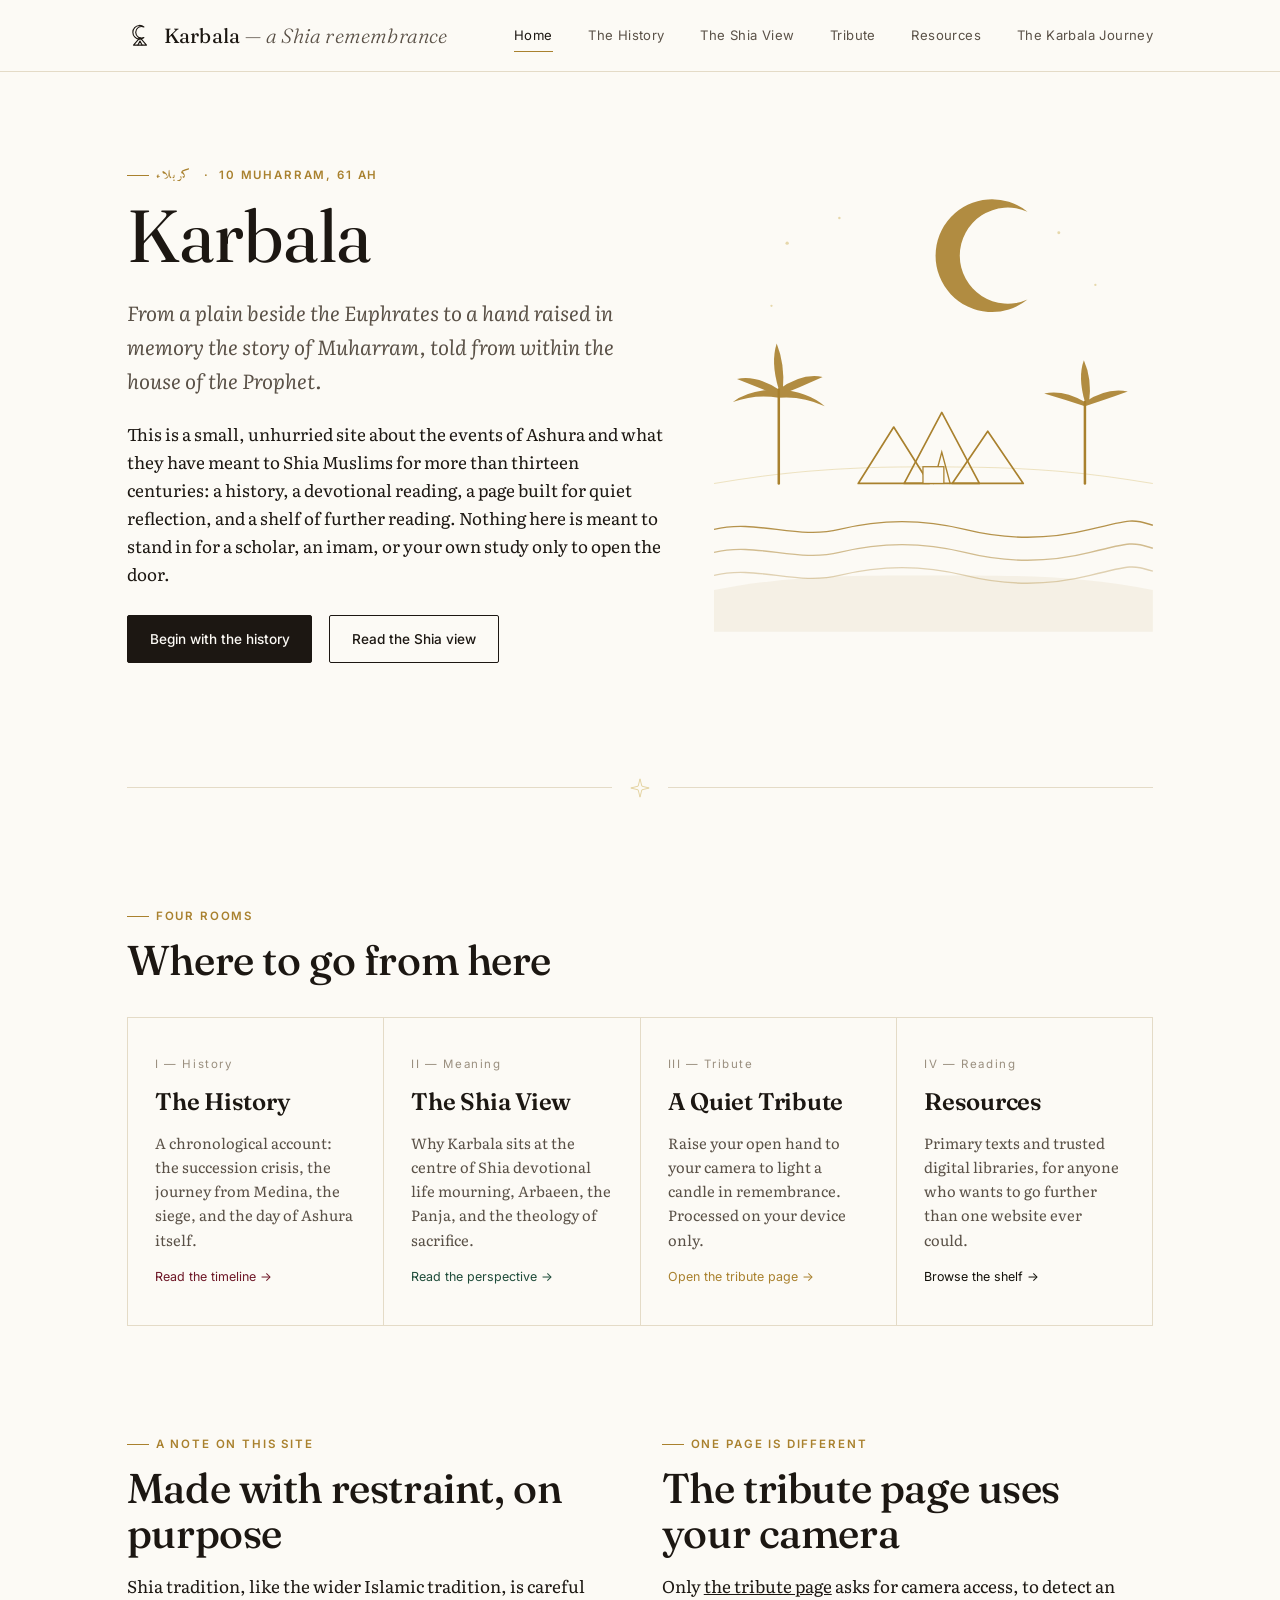
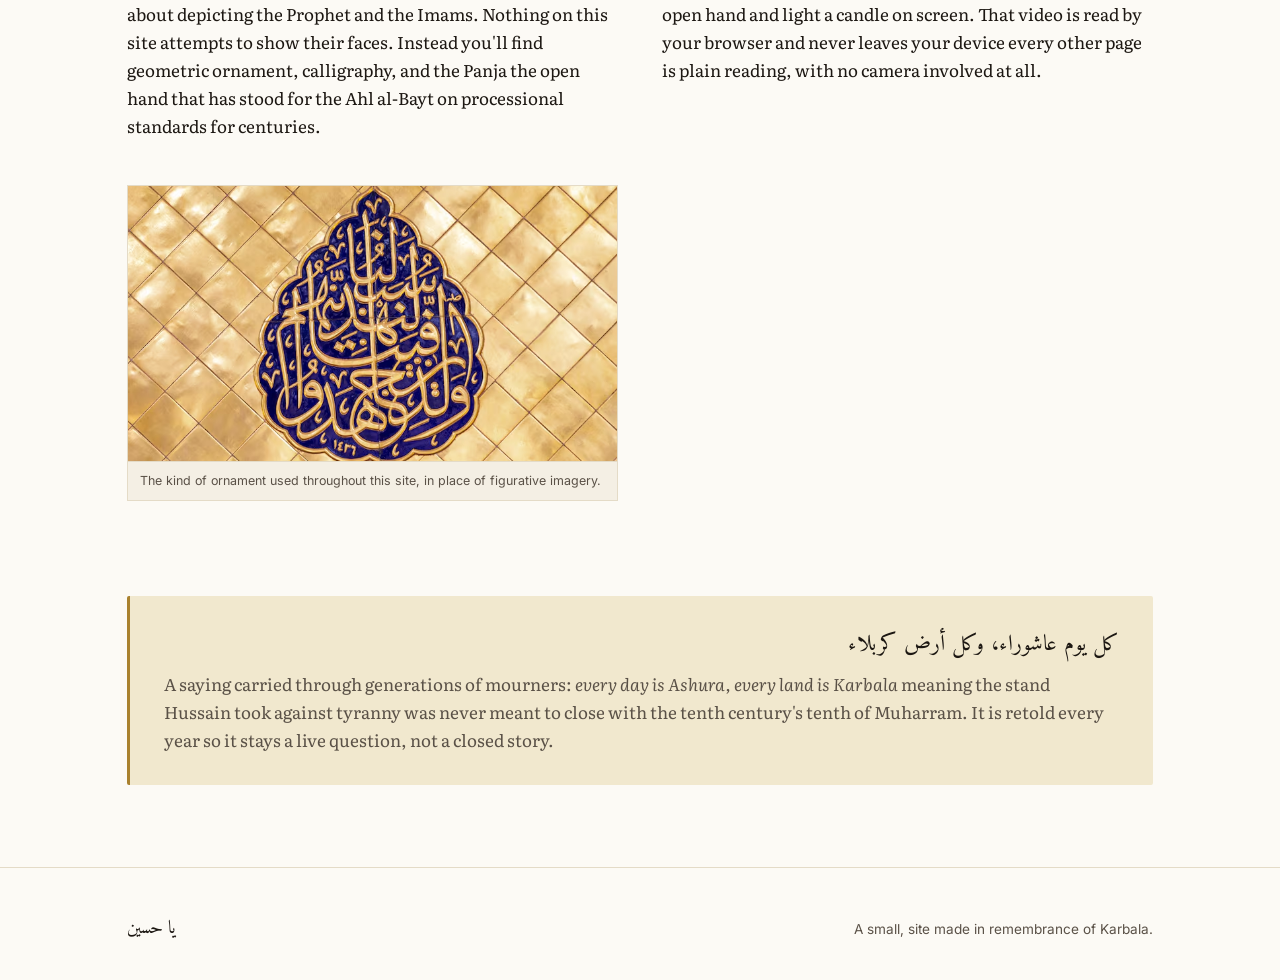
<file: index.html>
<!DOCTYPE html>
<html lang="en">
<head>
<meta charset="UTF-8">
<meta name="viewport" content="width=device-width, initial-scale=1.0">
<title>Karbala A Shia Remembrance</title>
<meta name="description" content="A quiet, respectful telling of Karbala and its meaning in Shia Islam  history, devotional significance, a hand-tribute page, and further reading.">
<link rel="stylesheet" href="style.css">
</head>
<body>

<header class="site-head">
  <div class="wrap">
    <a href="index.html" class="wordmark">
      <svg class="glyph" viewBox="0 0 24 24" fill="none" xmlns="http://www.w3.org/2000/svg" aria-hidden="true">
        <path d="M15.6 3.6a5.4 5.4 0 1 0 0 9.9 6.3 6.3 0 1 1 0-9.9Z" stroke="currentColor" stroke-width="1.05" stroke-linejoin="round"/>
        <path d="M12 13.4 6 20.4h12L12 13.4Z" stroke="currentColor" stroke-width="1.05" stroke-linejoin="round"/>
        <path d="M10.1 20.4 12 16.6l1.9 3.8" stroke="currentColor" stroke-width="1.05" stroke-linecap="round" stroke-linejoin="round"/>
      </svg>
      <span class="txt">Karbala <em>— a Shia remembrance</em></span>
    </a>
    <button class="nav-toggle" aria-label="Toggle menu" aria-expanded="false"><span></span><span></span><span></span></button>
    <nav class="primary">
      <a href="index.html">Home</a>
      <a href="karbala.html">The History</a>
      <a href="shia-view.html">The Shia View</a>
      <a href="tribute.html">Tribute</a>
      <a href="resources.html">Resources</a>
      <a href="karbala-journey.html">The Karbala Journey</a>
    </nav>
  </div>
</header>

<main>

  <section class="hero">
    <div class="wrap hero-grid">
      <div>
        <p class="eyebrow"><span class="arabic">كربلاء</span> &nbsp;·&nbsp; 10 Muharram, 61 AH</p>
        <h1>Karbala</h1>
        <p class="lede">From a plain beside the Euphrates to a hand raised in memory the story of Muharram, told from within the house of the Prophet.</p>
        <p>This is a small, unhurried site about the events of Ashura and what they have meant to Shia Muslims for more than thirteen centuries: a history, a devotional reading, a page built for quiet reflection, and a shelf of further reading. Nothing here is meant to stand in for a scholar, an imam, or your own study only to open the door.</p>
        <div style="display:flex; gap:1em; flex-wrap:wrap; margin-top:1.6em;">
          <a class="btn" href="karbala.html">Begin with the history</a>
          <a class="btn ghost" href="shia-view.html">Read the Shia view</a>
        </div>
      </div>

      <div class="signature" aria-hidden="true">
        <svg viewBox="0 0 420 460" xmlns="http://www.w3.org/2000/svg">

          <!-- sky: crescent and scattered stars -->
          <g fill="none" stroke="var(--gold-line)" stroke-width="1" opacity=".7">
            <circle cx="70" cy="70" r="1.6" fill="var(--gold-line)" stroke="none"/>
            <circle cx="120" cy="46" r="1.2" fill="var(--gold-line)" stroke="none"/>
            <circle cx="330" cy="60" r="1.4" fill="var(--gold-line)" stroke="none"/>
            <circle cx="365" cy="110" r="1.1" fill="var(--gold-line)" stroke="none"/>
            <circle cx="55" cy="130" r="1.1" fill="var(--gold-line)" stroke="none"/>
          </g>
          <path d="M300 40a46 46 0 1 0 0 84 54 54 0 1 1 0-84Z" fill="var(--gold)" opacity=".9"/>

          <!-- distant horizon -->
          <path d="M0 300c60-10 110-16 210-16s150 6 210 16" fill="none" stroke="var(--gold-line)" stroke-width="1" opacity=".5"/>

          <!-- palms flanking the camp -->
          <g stroke="var(--gold)" stroke-width="2.4" stroke-linecap="round" fill="none">
            <path d="M62 300V210"/>
            <path d="M355 300V222"/>
          </g>
          <g fill="var(--gold)" opacity=".9">
            <path d="M62 210Q40 196 22 200Q42 208 62 216Z"/>
            <path d="M62 210Q84 194 104 198Q82 208 62 216Z"/>
            <path d="M62 210Q54 184 60 166Q68 186 66 210Z"/>
            <path d="M62 210Q34 210 18 222Q40 214 62 218Z"/>
            <path d="M62 210Q90 212 106 226Q84 216 62 218Z"/>
            <path d="M355 222Q334 210 316 214Q336 220 355 226Z"/>
            <path d="M355 222Q376 208 396 212Q374 220 355 226Z"/>
            <path d="M355 222Q348 198 354 182Q362 200 359 222Z"/>
          </g>

          <!-- the encampment: a row of tents -->
          <g fill="none" stroke="var(--gold)" stroke-width="1.6" stroke-linejoin="round">
            <path d="M138 300 172 246 206 300Z"/>
            <path d="M182 300 218 232 254 300Z"/>
            <path d="M228 300 262 250 296 300Z"/>
          </g>
          <g stroke="var(--gold)" stroke-width="1.3" stroke-linecap="round">
            <path d="M210 300 218 270 226 300" fill="none"/>
          </g>
          <rect x="200" y="284" width="20" height="16" fill="var(--paper)" stroke="var(--gold)" stroke-width="1.2"/>

          <!-- the river Euphrates -->
          <g fill="none" stroke="var(--gold)" stroke-width="1.3" opacity=".85">
            <path d="M0 344c40-10 80 10 120 0s80-10 120 0 80 10 120 0 40-10 60-4"/>
            <path d="M0 366c40-10 80 10 120 0s80-10 120 0 80 10 120 0 40-10 60-4" opacity=".6"/>
            <path d="M0 388c40-10 80 10 120 0s80-10 120 0 80 10 120 0 40-10 60-4" opacity=".4"/>
          </g>

          <!-- foreground bank -->
          <path d="M0 402c70-14 130-14 210-14s140 0 210 14v40H0Z" fill="var(--gold)" opacity=".08"/>
        </svg>
      </div>
    </div>
  </section>

  <div class="wrap"><div class="divider"><svg viewBox="0 0 24 24" fill="none" xmlns="http://www.w3.org/2000/svg"><path d="M12 2 14 10 22 12 14 14 12 22 10 14 2 12 10 10Z" stroke="currentColor" stroke-width="1"/></svg></div></div>

  <section>
    <div class="wrap">
      <div class="section-head reveal">
        <p class="eyebrow">Four rooms</p>
        <h2>Where to go from here</h2>
      </div>
      <div class="route-cards">
        <a class="route-card reveal" href="karbala.html">
          <span class="num">I — History</span>
          <h3>The History</h3>
          <p>A chronological account: the succession crisis, the journey from Medina, the siege, and the day of Ashura itself.</p>
          <span class="go">Read the timeline →</span>
        </a>
        <a class="route-card reveal" href="shia-view.html">
          <span class="num">II — Meaning</span>
          <h3>The Shia View</h3>
          <p>Why Karbala sits at the centre of Shia devotional life  mourning, Arbaeen, the Panja, and the theology of sacrifice.</p>
          <span class="go">Read the perspective →</span>
        </a>
        <a class="route-card reveal" href="tribute.html">
          <span class="num">III — Tribute</span>
          <h3>A Quiet Tribute</h3>
          <p>Raise your open hand to your camera to light a candle in remembrance. Processed on your device only.</p>
          <span class="go">Open the tribute page →</span>
        </a>
        <a class="route-card reveal" href="resources.html">
          <span class="num">IV — Reading</span>
          <h3>Resources</h3>
          <p>Primary texts and trusted digital libraries, for anyone who wants to go further than one website ever could.</p>
          <span class="go">Browse the shelf →</span>
        </a>
      </div>
    </div>
  </section>

  <section>
    <div class="wrap">
      <div class="grid-2">
        <div class="reveal">
          <p class="eyebrow">A note on this site</p>
          <h2>Made with restraint, on purpose</h2>
          <p>Shia tradition, like the wider Islamic tradition, is careful about depicting the Prophet and the Imams. Nothing on this site attempts to show their faces. Instead you'll find geometric ornament, calligraphy, and the Panja the open hand that has stood for the Ahl al-Bayt on processional standards for centuries.</p>
          <figure class="feature-fig">
        <img src="quran-verse.jpg " alt="Gold Islamic geometric calligraphy ornament" loading="lazy">
        <figcaption>The kind of ornament used throughout this site, in place of figurative imagery.</figcaption>
      </figure>
        </div>
        <div class="reveal">
          <p class="eyebrow">One page is different</p>
          <h2>The tribute page uses your camera</h2>
          <p>Only <a href="tribute.html">the tribute page</a> asks for camera access, to detect an open hand and light a candle on screen. That video is read by your browser and never leaves your device  every other page is plain reading, with no camera involved at all.</p>
        </div>
      </div>
    </div>
  </section>

  <div class="wrap">
    <div class="concept reveal">
      <p class="arabic">كل يوم عاشوراء، وكل أرض كربلاء</p>
      <p>A saying carried through generations of mourners: <em>every day is Ashura, every land is Karbala</em>  meaning the stand Hussain took against tyranny was never meant to close with the tenth century's tenth of Muharram. It is retold every year so it stays a live question, not a closed story.</p>
    </div>
  </div>

</main>

<footer class="site-foot">
  <div class="wrap">
    <span class="invocation arabic">يا حسين</span>
    <span>A small,  site made in remembrance of Karbala.</span>
  </div>
</footer>


<script src="script.js"></script>
</body>
</html>
</file>
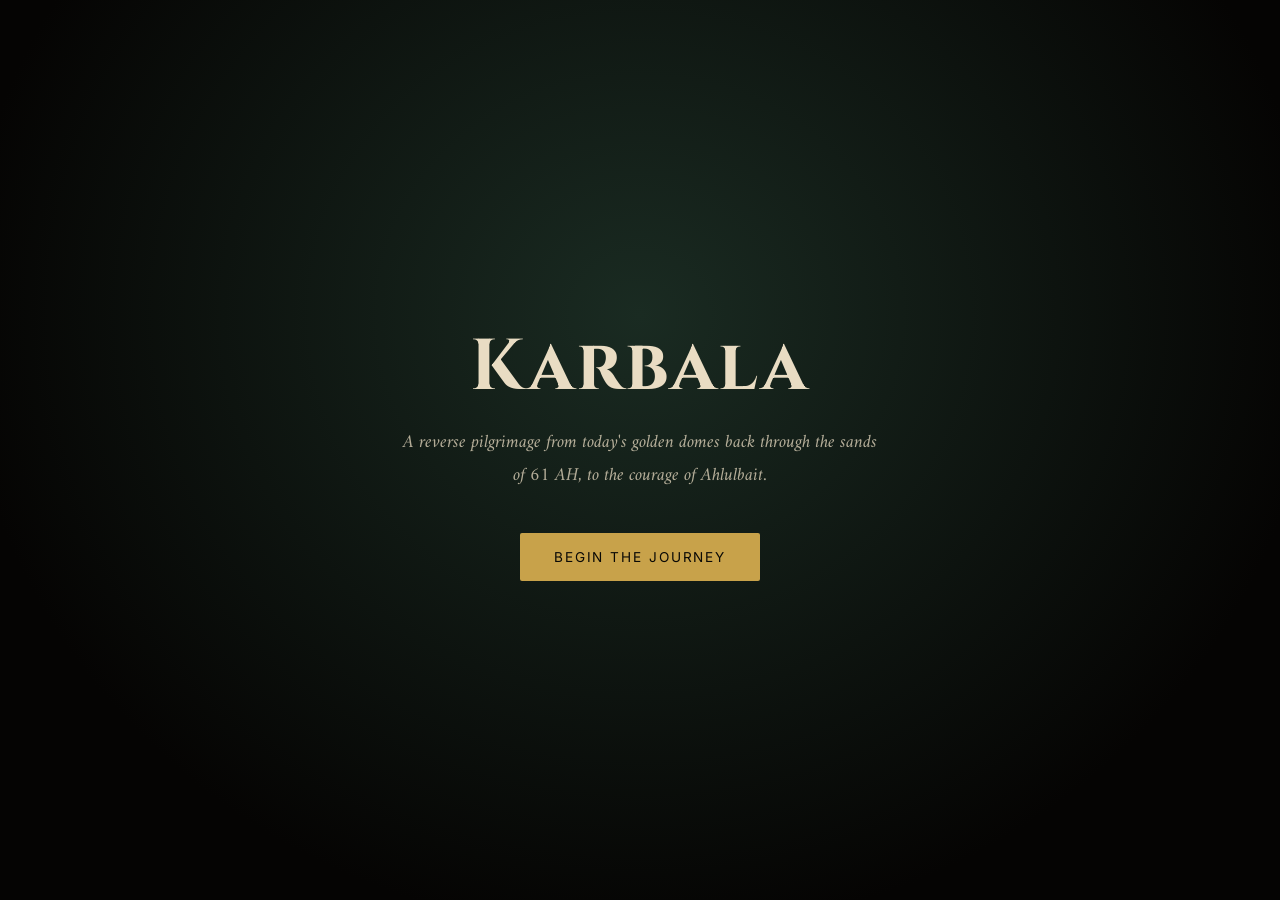
<file: karbala-journey.html>
<!DOCTYPE html>
<html lang="en">
<head>
<meta charset="UTF-8">
<meta name="viewport" content="width=device-width, initial-scale=1.0">
<title>Karbala — A Journey Through Time</title>
<link rel="preconnect" href="https://fonts.googleapis.com">
<link rel="preconnect" href="https://fonts.gstatic.com" crossorigin>
<link href="https://fonts.googleapis.com/css2?family=Cinzel:wght@400;600;700&family=Amiri:ital,wght@0,400;0,700;1,400&family=Inter:wght@400;500;600&display=swap" rel="stylesheet">
<style>
  :root{
    --black:#0a0906;
    --green:#163a2f;
    --gold:#c8a24a;
    --maroon:#5e1a1a;
    --sand:#e9dcc3;
    --font-display:'Cinzel', serif;
    --font-body:'Amiri', serif;
    --font-ui:'Inter', sans-serif;
  }
  *{margin:0;padding:0;box-sizing:border-box;}
  html,body{height:100%;background:var(--black);color:var(--sand);font-family:var(--font-body);overflow:hidden;}
  ::selection{background:var(--gold);color:var(--black);}

  /* ---------- scroll container ---------- */
  #journey{
    height:100vh;
    height:100dvh;
    overflow-y:scroll;
    scroll-snap-type:y mandatory;
    scroll-behavior:smooth;
  }
  section.era{
    position:relative;
    height:100vh;
    height:100dvh;
    width:100%;
    scroll-snap-align:start;
    display:flex;
    align-items:center;
    justify-content:center;
    overflow:hidden;
  }
  .era-bg{
    position:absolute;inset:0;
    background:radial-gradient(ellipse at 70% 30%, var(--bg2,#111) 0%, var(--bg1,#000) 70%);
    z-index:0;
    transition:opacity .6s ease;
  }
  .era-bg::after{
    content:"";
    position:absolute;inset:0;
    background-image:
      repeating-linear-gradient(45deg, rgba(200,162,74,0.035) 0 2px, transparent 2px 40px),
      repeating-linear-gradient(-45deg, rgba(200,162,74,0.035) 0 2px, transparent 2px 40px);
  }
  .era-content{
    position:relative;z-index:2;
    max-width:640px;
    padding:0 8vw;
  }
  .eyebrow{
    font-family:var(--font-ui);
    font-size:.75rem;
    letter-spacing:.28em;
    text-transform:uppercase;
    color:var(--gold);
    display:flex;
    align-items:center;
    gap:.75em;
    margin-bottom:1.4rem;
  }
  .eyebrow::before{content:"";width:32px;height:1px;background:var(--gold);display:inline-block;}
  h1.era-title{
    font-family:var(--font-display);
    font-weight:700;
    font-size:clamp(2.2rem, 5vw, 4rem);
    line-height:1.08;
    color:var(--sand);
    margin-bottom:1.1rem;
    text-shadow:0 2px 30px rgba(0,0,0,.6);
  }
  .era-date{
    font-family:var(--font-ui);
    font-size:.85rem;
    color:rgba(233,220,195,.6);
    margin-bottom:1.6rem;
    letter-spacing:.04em;
  }
  p.era-copy{
    font-family:var(--font-body);
    font-style:italic;
    font-size:clamp(1.05rem,1.6vw,1.3rem);
    line-height:1.75;
    color:rgba(233,220,195,.92);
  }
  p.era-copy + p.era-copy{margin-top:1rem;}

  /* ---------- dome timeline nav (left) ---------- */
  #timeline{
    position:fixed;
    left:28px;top:50%;transform:translateY(-50%);
    z-index:20;
    display:flex;flex-direction:column;
    gap:22px;
  }
  .tl-dot{
    position:relative;
    width:11px;height:11px;
    border-radius:2px 2px 50% 50%; /* dome silhouette */
    background:rgba(233,220,195,.25);
    cursor:pointer;
    transition:all .35s ease;
  }
  .tl-dot .tl-label{
    position:absolute;left:22px;top:50%;transform:translateY(-50%);
    font-family:var(--font-ui);
    font-size:.68rem;
    white-space:nowrap;
    color:rgba(233,220,195,.5);
    opacity:0;
    transition:opacity .3s ease;
    letter-spacing:.03em;
  }
  .tl-dot:hover .tl-label{opacity:1;}
  .tl-dot.active{
    background:var(--gold);
    box-shadow:0 0 12px rgba(200,162,74,.7);
    transform:scale(1.35);
  }
  .tl-dot.active .tl-label{opacity:1;color:var(--gold);}

  /* ---------- side controls ---------- */
  #controls{
    position:fixed;right:26px;bottom:26px;
    z-index:25;
    display:flex;flex-direction:column;align-items:flex-end;
    gap:10px;
  }
  .ctrl-btn{
    font-family:var(--font-ui);
    font-size:.72rem;
    letter-spacing:.08em;
    text-transform:uppercase;
    background:rgba(10,9,6,.55);
    border:1px solid rgba(200,162,74,.4);
    color:var(--sand);
    padding:10px 16px;
    border-radius:2px;
    cursor:pointer;
    backdrop-filter:blur(6px);
    transition:all .25s ease;
  }
  .ctrl-btn:hover{background:rgba(200,162,74,.15);border-color:var(--gold);}
  .ctrl-btn:focus-visible{outline:2px solid var(--gold);outline-offset:2px;}
  #camPreview{
    width:110px;height:82px;
    border:1px solid rgba(200,162,74,.5);
    border-radius:2px;
    object-fit:cover;
    transform:scaleX(-1);
    display:none;
    background:#000;
  }
  #gestureHint{
    font-family:var(--font-ui);
    font-size:.65rem;
    color:rgba(233,220,195,.55);
    max-width:150px;
    text-align:right;
    display:none;
  }

  /* up/down arrows */
  #arrowNav{
    position:fixed;right:26px;top:50%;transform:translateY(-50%);
    z-index:20;
    display:flex;flex-direction:column;gap:14px;
  }
  .arrow-btn{
    width:38px;height:38px;
    border:1px solid rgba(200,162,74,.4);
    background:rgba(10,9,6,.4);
    color:var(--gold);
    font-family:var(--font-ui);
    display:flex;align-items:center;justify-content:center;
    cursor:pointer;border-radius:50%;
    font-size:1rem;
    transition:all .25s ease;
  }
  .arrow-btn:hover{background:rgba(200,162,74,.2);}
  .arrow-btn:focus-visible{outline:2px solid var(--gold);}

  /* ---------- horse gallop overlay ---------- */
  #gallopLayer{
    position:fixed;inset:0;
    pointer-events:none;
    z-index:15;
    overflow:hidden;
    display:none;
  }
  .horse{
    position:absolute;
    bottom:8%;
    left:-260px;
    width:220px;height:140px;
    animation:gallopAcross 1.5s linear forwards;
    filter:drop-shadow(0 10px 14px rgba(0,0,0,.5));
  }
  @keyframes gallopAcross{
    0%{left:-260px;}
    100%{left:110%;}
  }
  .horse svg{width:100%;height:100%;}
  .horse-body-fill{fill:var(--black);}
  .leg{transform-origin:top center;animation:legSwing .28s ease-in-out infinite;}
  .leg2{animation-delay:.07s;}
  .leg3{animation-delay:.14s;}
  .leg4{animation-delay:.21s;}
  @keyframes legSwing{
    0%,100%{transform:rotate(28deg);}
    50%{transform:rotate(-28deg);}
  }
  .dust{
    position:absolute;bottom:6%;
    width:6px;height:6px;border-radius:50%;
    background:rgba(200,162,74,.5);
    animation:dustFade 1.5s linear forwards;
  }
  @keyframes dustFade{
    0%{opacity:.7;transform:translate(0,0) scale(1);}
    100%{opacity:0;transform:translate(-40px,-10px) scale(.3);}
  }

  /* ---------- landing overlay ---------- */
  #landing{
    position:fixed;inset:0;z-index:50;
    background:radial-gradient(ellipse at 50% 35%, #1a2b22 0%, #050403 75%);
    display:flex;flex-direction:column;align-items:center;justify-content:center;
    text-align:center;padding:0 6vw;
  }
  #landing h1{
    font-family:var(--font-display);
    font-size:clamp(2.4rem,6vw,4.5rem);
    color:var(--sand);
    letter-spacing:.03em;
    margin-bottom:.6rem;
  }
  #landing .sub{
    font-family:var(--font-body);font-style:italic;
    color:rgba(233,220,195,.75);
    font-size:1.15rem;margin-bottom:2.6rem;max-width:480px;
  }
  #landing .enter{
    font-family:var(--font-ui);
    letter-spacing:.14em;text-transform:uppercase;
    font-size:.85rem;
    color:var(--black);
    background:var(--gold);
    border:none;
    padding:16px 34px;
    cursor:pointer;
    border-radius:2px;
    transition:transform .25s ease, box-shadow .25s ease;
  }
  #landing .enter:hover{transform:translateY(-2px);box-shadow:0 8px 24px rgba(200,162,74,.35);}
  #landing .enter:focus-visible{outline:2px solid var(--sand);outline-offset:3px;}

  @media (prefers-reduced-motion: reduce){
    #journey{scroll-behavior:auto;}
    .leg{animation:none;}
    .horse{animation:none;display:none;}
  }

  /* ---------- mobile: stop fixed controls overlapping the text ---------- */
  @media (max-width:640px){
    #timeline .tl-label{display:none;}

    /* dome dots: slim strip on the far left */
    #timeline{left:12px;gap:18px;}

    /* arrows: bottom-left, side by side, out of the text */
    #arrowNav{
      right:auto;left:14px;
      top:auto;bottom:14px;
      transform:none;
      flex-direction:row;
      gap:10px;
    }

    #controls{right:14px;bottom:14px;}

    /* reserve room: left for dots, bottom for buttons */
    .era-content{
      padding:0 6vw 90px 44px;
    }
  }
</style>
</head>
<body>

<div id="landing">
  <h1>Karbala</h1>
  <p class="sub">A reverse pilgrimage  from today's golden domes back through the sands of 61 AH, to the courage of Ahlulbait.</p>
  <button class="enter" id="enterBtn">Begin the Journey</button>
</div>

<nav id="timeline" aria-label="Timeline navigation"></nav>

<div id="arrowNav">
  <button class="arrow-btn" id="upBtn" aria-label="Previous era">↑</button>
  <button class="arrow-btn" id="downBtn" aria-label="Next era">↓</button>
</div>

<div id="controls">
  <span id="gestureHint">Swipe your open palm up or down in front of the camera to move through time.</span>
  <video id="camPreview" autoplay muted playsinline></video>
  <button class="ctrl-btn" id="handBtn">Enable Hand Gesture</button>
</div>

<div id="gallopLayer"></div>

<main id="journey">

  <section class="era" data-title="Present Day" data-date="2026 CE" style="--bg1:#050403;--bg2:#1a2b22;">
    <div class="era-bg"></div>
    <div class="era-content">
      <p class="eyebrow">Chapter One · Present Day</p>
      <h1 class="era-title">The Living Shrine</h1>
      <p class="era-date">Karbala, Iraq  2026 CE</p>
      <p class="era-copy">Every year, tens of millions walk toward Karbala for Arbaeen  one of the largest peaceful gatherings on Earth. They come on foot, from every direction, past free roadside kitchens run by strangers for strangers.</p>
      <p class="era-copy">At the center stand two golden domes: the shrine of Imam Hussain and, close by, the shrine of his brother Abbas. Scroll down to see how this pilgrimage began.</p>
    </div>
  </section>

  <section class="era" data-title="The Land" data-date="Mesopotamia" style="--bg1:#080604;--bg2:#3a2c14;">
    <div class="era-bg"></div>
    <div class="era-content">
      <p class="eyebrow">Chapter Two · The Land</p>
      <h1 class="era-title">A Plain by the Euphrates</h1>
      <p class="era-date">Karbala, on the western bank of the Euphrates</p>
      <p class="era-copy">Long before the domes, Karbala was open desert plain  a stop along caravan routes near the river. Its name is said to combine "karb," hardship, and "bala," trial: a plain that would come to hold both.</p>
      <p class="era-copy">Continue back, past the land itself, to the household whose story gave this ground its meaning.</p>
    </div>
  </section>

  <section class="era" data-title="Ahlulbait" data-date="Medina" style="--bg1:#070706;--bg2:#2a1414;">
    <div class="era-bg"></div>
    <div class="era-content">
      <p class="eyebrow">Chapter Three · Ahlulbait</p>
      <h1 class="era-title">The Household of the Prophet</h1>
      <p class="era-date">Medina, decades before Karbala</p>
      <p class="era-copy">Ahlulbait  the Prophet Muhammad's household  is remembered for a fazilat, a nobility of character, spoken of across Islamic tradition: Ali's justice, Fatima's patience, and the closeness of their sons Hassan and Hussain to their grandfather.</p>
      <p class="era-copy">Hussain ibn Ali was born into this house. Move forward in the story to see the choice that would define him.</p>
    </div>
  </section>

  <section class="era" data-title="The Journey" data-date="1 Muharram, 61 AH" style="--bg1:#060504;--bg2:#3d2a10;">
    <div class="era-bg"></div>
    <div class="era-content">
      <p class="eyebrow">Chapter Four · The Journey</p>
      <h1 class="era-title">The Road to Karbala</h1>
      <p class="era-date">1 Muharram, 61 AH  c. 680 CE</p>
      <p class="era-copy">Asked to pledge allegiance to a ruler he believed had abandoned his grandfather's principles, Hussain refused. He set out from Medina toward Kufa with his family and a small company around seventy companions and kin  and made camp on the plain of Karbala.</p>
      <p class="era-copy">There, the caravan was surrounded and cut off from the river. Ten days later, on Ashura, it would end.</p>
    </div>
  </section>

  <section class="era" data-title="Ashura" data-date="10 Muharram, 61 AH" style="--bg1:#050403;--bg2:#4a1414;">
    <div class="era-bg"></div>
    <div class="era-content">
      <p class="eyebrow">Chapter Five · Ashura</p>
      <h1 class="era-title">The Tenth Day</h1>
      <p class="era-date">10 Muharram, 61 AH  c. 680 CE</p>
      <p class="era-copy">Vastly outnumbered and denied water for three days, Hussain's companions rode out one by one rather than surrender. His horse, Zuljanah, is remembered as returning to camp riderless  the moment his family understood what had happened.</p>
      <p class="era-copy">Trigger the gallop below to feel that moment, then continue to how it was carried forward.</p>
      <button class="ctrl-btn" id="gallopBtn" style="margin-top:1.4rem;">Release Zuljanah</button>
    </div>
  </section>

  <section class="era" data-title="The Legacy" data-date="61 AH  today" style="--bg1:#0a0906;--bg2:#1a2b22;">
    <div class="era-bg"></div>
    <div class="era-content">
      <p class="eyebrow">Chapter Six · The Legacy</p>
      <h1 class="era-title">Zainab S.A Carries the Word</h1>
      <p class="era-date">From 61 AH to the present</p>
      <p class="era-copy">Hussain's sister Zainab survived Karbala and spoke of what she had witnessed in the courts of Kufa and Damascus, turning a massacre in the desert into a story that could not be silenced.</p>
      <p class="era-copy">That telling is why, this year, millions will walk to Karbala again. The journey you began at the top is the same one this page just told in reverse.</p>
      <button class="ctrl-btn" id="restartBtn" style="margin-top:1.4rem;">Return to the Present</button>
    </div>
  </section>

</main>

<script>
(function(){
  "use strict";

  var eras = Array.prototype.slice.call(document.querySelectorAll('section.era'));
  var journey = document.getElementById('journey');
  var timelineNav = document.getElementById('timeline');

  // build timeline dots from data attributes (real chronology -> justifies markers)
  eras.forEach(function(era, i){
    var dot = document.createElement('div');
    dot.className = 'tl-dot';
    dot.setAttribute('role','button');
    dot.setAttribute('tabindex','0');
    dot.setAttribute('aria-label', era.dataset.title + ', ' + era.dataset.date);
    var label = document.createElement('span');
    label.className = 'tl-label';
    label.textContent = era.dataset.date;
    dot.appendChild(label);
    dot.addEventListener('click', function(){ goToEra(i); });
    dot.addEventListener('keydown', function(e){ if(e.key==='Enter' || e.key===' '){ e.preventDefault(); goToEra(i); } });
    timelineNav.appendChild(dot);
  });
  var dots = Array.prototype.slice.call(timelineNav.querySelectorAll('.tl-dot'));

  function goToEra(i){
    if(i<0) i=0;
    if(i>=eras.length) i=eras.length-1;
    eras[i].scrollIntoView({behavior:'smooth'});
  }

  function currentIndex(){
    var scrollPos = journey.scrollTop;
    var idx = Math.round(scrollPos / journey.clientHeight);
    return Math.max(0, Math.min(eras.length-1, idx));
  }

  function updateActive(){
    var idx = currentIndex();
    dots.forEach(function(d,i){ d.classList.toggle('active', i===idx); });
  }
  journey.addEventListener('scroll', debounce(updateActive, 60));
  updateActive();

  function debounce(fn, wait){
    var t;
    return function(){ clearTimeout(t); t=setTimeout(fn, wait); };
  }

  // arrow buttons + keyboard
  document.getElementById('upBtn').addEventListener('click', function(){ goToEra(currentIndex()-1); });
  document.getElementById('downBtn').addEventListener('click', function(){ goToEra(currentIndex()+1); });
  window.addEventListener('keydown', function(e){
    if(e.key==='ArrowDown' || e.key==='PageDown'){ e.preventDefault(); goToEra(currentIndex()+1); }
    if(e.key==='ArrowUp' || e.key==='PageUp'){ e.preventDefault(); goToEra(currentIndex()-1); }
  });

  // landing
  document.getElementById('enterBtn').addEventListener('click', function(){
    document.getElementById('landing').style.display = 'none';
  });
  document.getElementById('restartBtn').addEventListener('click', function(){ goToEra(0); });

  // ---------- horse gallop ----------
  var horseSVG = '<svg viewBox="0 0 220 140" xmlns="http://www.w3.org/2000/svg">'+
    '<ellipse class="horse-body-fill" cx="120" cy="55" rx="55" ry="24"/>'+
    '<path class="horse-body-fill" d="M165 45 L205 25 L200 45 L210 55 L165 65 Z"/>'+ // neck+head
    '<path class="horse-body-fill" d="M70 45 Q40 35 30 50 Q45 55 70 58 Z"/>'+ // tail
    '<g class="leg leg1"><rect class="horse-body-fill" x="82" y="70" width="9" height="45"/></g>'+
    '<g class="leg leg2"><rect class="horse-body-fill" x="105" y="70" width="9" height="45"/></g>'+
    '<g class="leg leg3"><rect class="horse-body-fill" x="140" y="70" width="9" height="45"/></g>'+
    '<g class="leg leg4"><rect class="horse-body-fill" x="160" y="70" width="9" height="45"/></g>'+
    '</svg>';

  function releaseHorse(){
    var layer = document.getElementById('gallopLayer');
    layer.style.display = 'block';
    var horse = document.createElement('div');
    horse.className = 'horse';
    horse.innerHTML = horseSVG;
    layer.appendChild(horse);

    var dustInterval = setInterval(function(){
      var d = document.createElement('div');
      d.className = 'dust';
      d.style.left = (horse.offsetLeft) + 'px';
      layer.appendChild(d);
      setTimeout(function(){ d.remove(); }, 1500);
    }, 90);

    setTimeout(function(){
      clearInterval(dustInterval);
      horse.remove();
      layer.style.display = 'none';
    }, 1600);
  }
  var gallopBtn = document.getElementById('gallopBtn');
  if(gallopBtn) gallopBtn.addEventListener('click', releaseHorse);

  // ---------- hand-gesture navigation (MediaPipe Hands, optional) ----------
  var handBtn = document.getElementById('handBtn');
  var camPreview = document.getElementById('camPreview');
  var gestureHint = document.getElementById('gestureHint');
  var handActive = false;
  var lastY = null;
  var lastGestureTime = 0;
  var GESTURE_COOLDOWN = 900;
  var SWIPE_THRESHOLD = 0.09; // fraction of frame height

  handBtn.addEventListener('click', function(){
    if(handActive){ return; }
    handBtn.textContent = 'Loading model…';
    handBtn.disabled = true;
    initHandTracking().then(function(){
      handBtn.style.display = 'none';
      camPreview.style.display = 'block';
      gestureHint.style.display = 'block';
      handActive = true;
    }).catch(function(err){
      console.error(err);
      handBtn.disabled = false;
      handBtn.textContent = 'Camera unavailable — try again';
    });
  });

  function initHandTracking(){
    return new Promise(function(resolve, reject){
      if(!navigator.mediaDevices || !navigator.mediaDevices.getUserMedia){
        reject(new Error('No camera support'));
        return;
      }
      var moduleUrl = 'https://cdn.jsdelivr.net/npm/@mediapipe/tasks-vision@0.10.14/vision_bundle.mjs';
      import(moduleUrl).then(function(vision){
        var FilesetResolver = vision.FilesetResolver;
        var HandLandmarker = vision.HandLandmarker;
        FilesetResolver.forVisionTasks(
          'https://cdn.jsdelivr.net/npm/@mediapipe/tasks-vision@0.10.14/wasm'
        ).then(function(filesetResolver){
          return HandLandmarker.createFromOptions(filesetResolver, {
            baseOptions:{
              modelAssetPath:'https://storage.googleapis.com/mediapipe-models/hand_landmarker/hand_landmarker/float16/1/hand_landmarker.task',
              delegate:'GPU'
            },
            runningMode:'VIDEO',
            numHands:1
          });
        }).then(function(landmarker){
          navigator.mediaDevices.getUserMedia({video:{width:320,height:240}}).then(function(stream){
            camPreview.srcObject = stream;
            camPreview.onloadedmetadata = function(){
              camPreview.play();
              resolve();
              requestAnimationFrame(function loop(){ detectLoop(landmarker); requestAnimationFrame(loop); });
            };
          }).catch(reject);
        }).catch(reject);
      }).catch(reject);
    });
  }

  function detectLoop(landmarker){
    if(camPreview.readyState < 2) return;
    var now = performance.now();
    var result = landmarker.detectForVideo(camPreview, now);
    if(result && result.landmarks && result.landmarks.length){
      var wrist = result.landmarks[0][0]; // wrist landmark, y in [0,1]
      if(lastY !== null){
        var dy = wrist.y - lastY;
        if(Math.abs(dy) > SWIPE_THRESHOLD && (now - lastGestureTime) > GESTURE_COOLDOWN){
          if(dy < 0){ goToEra(currentIndex()-1); } // palm moved up -> previous
          else { goToEra(currentIndex()+1); }       // palm moved down -> next
          lastGestureTime = now;
        }
      }
      lastY = wrist.y;
    } else {
      lastY = null;
    }
  }
})();
</script>
</body>
</html>
</file>
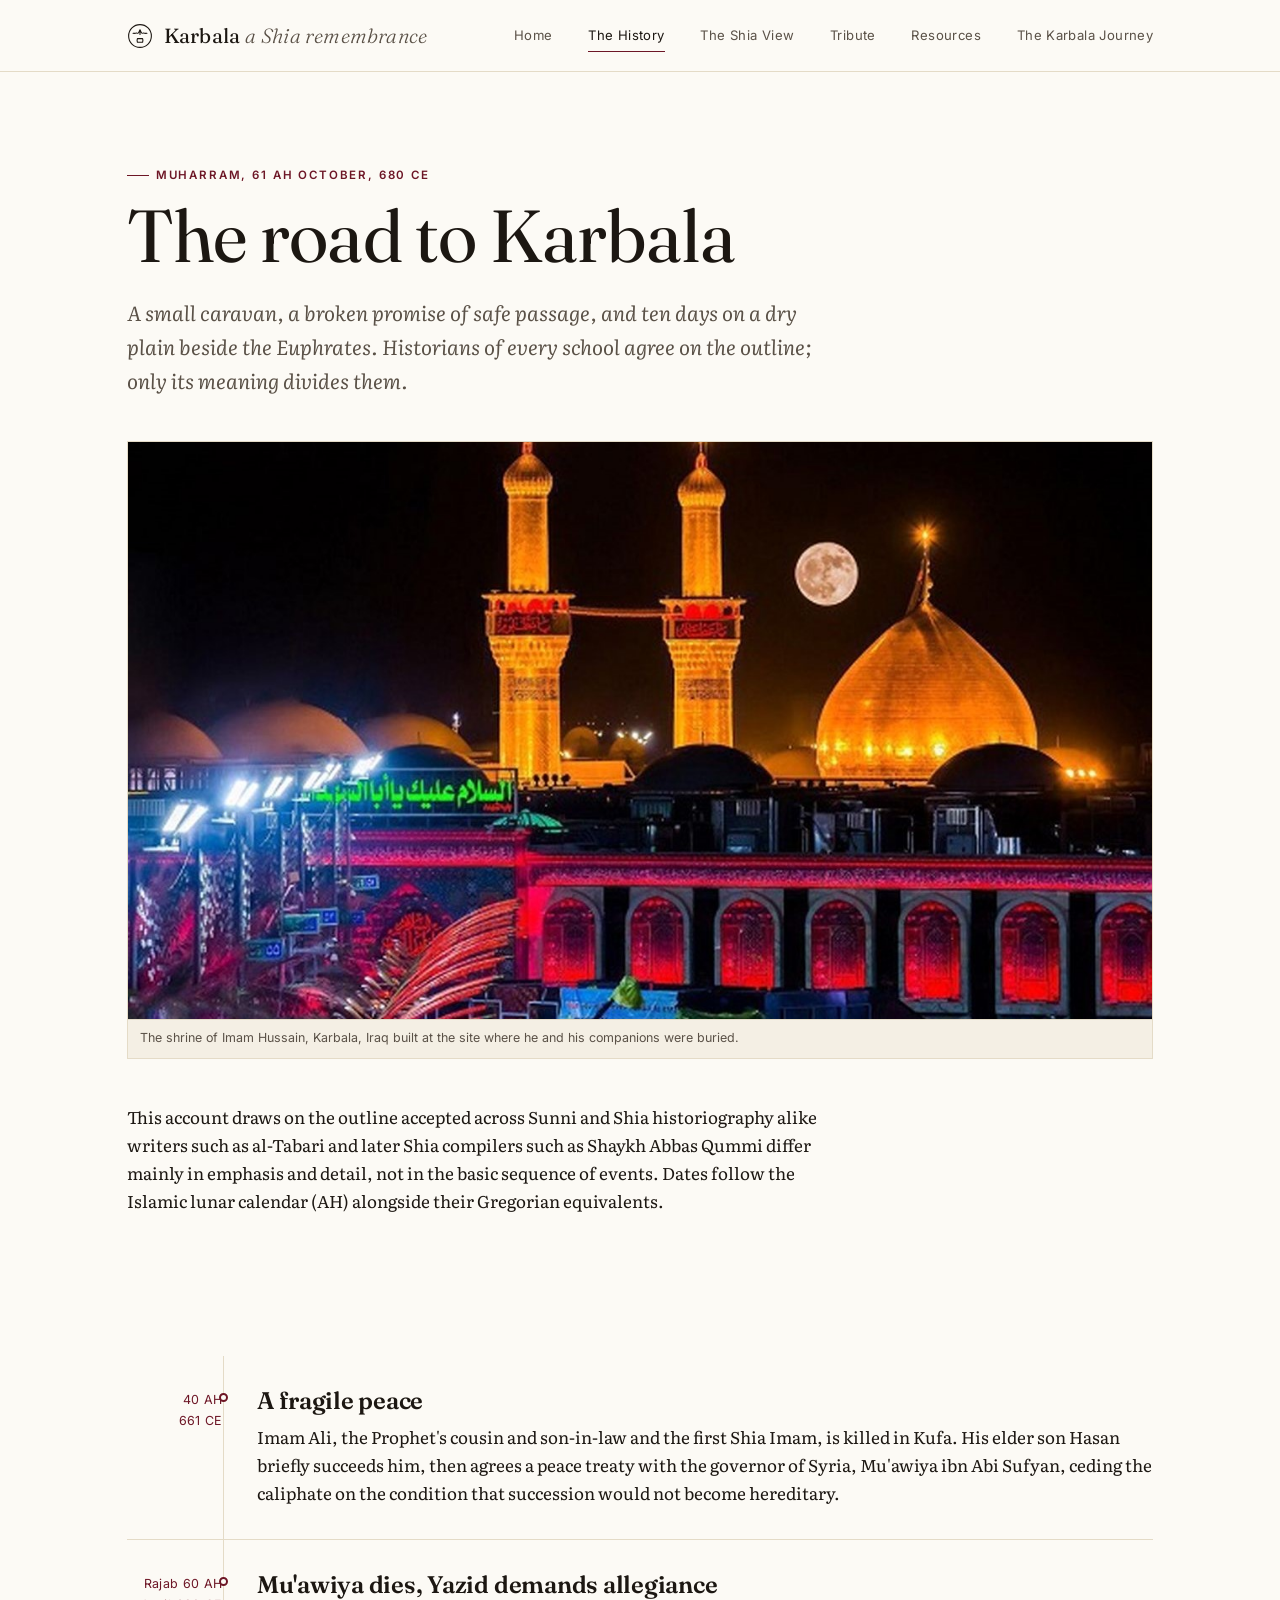
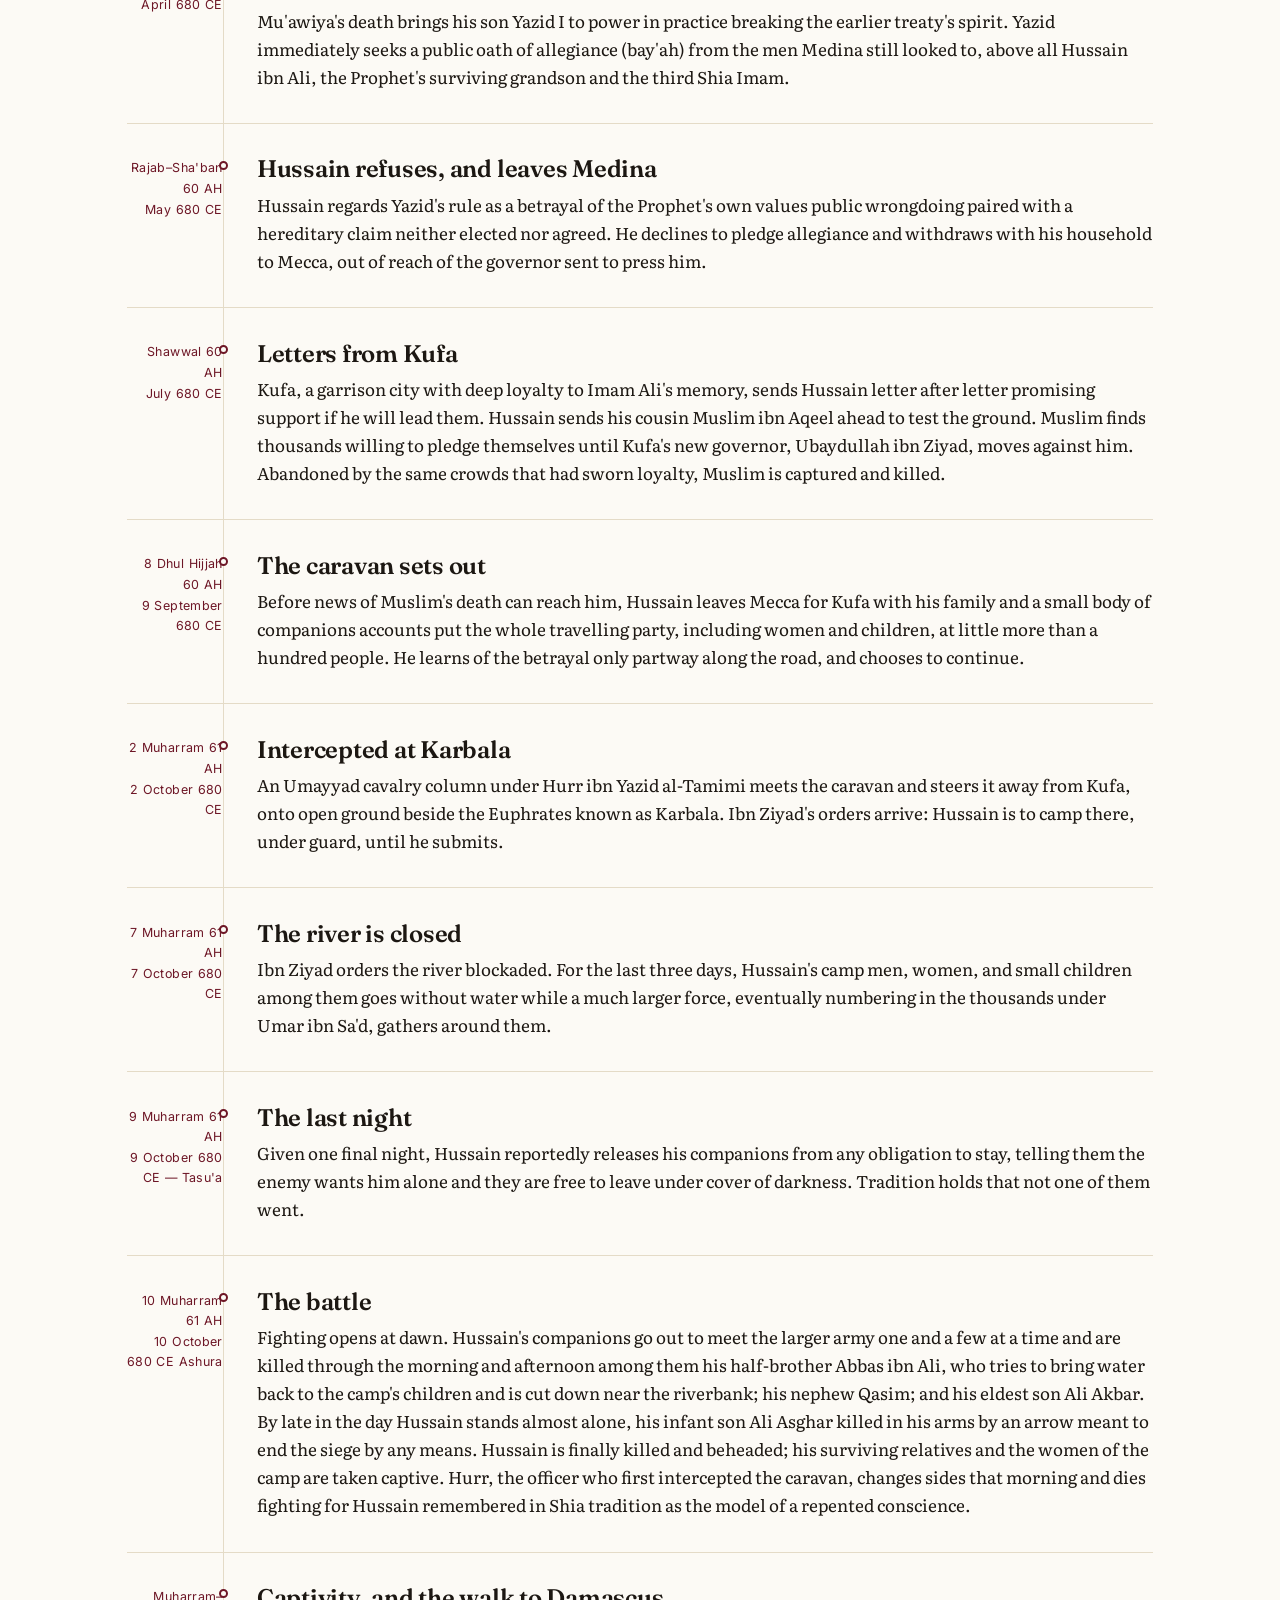
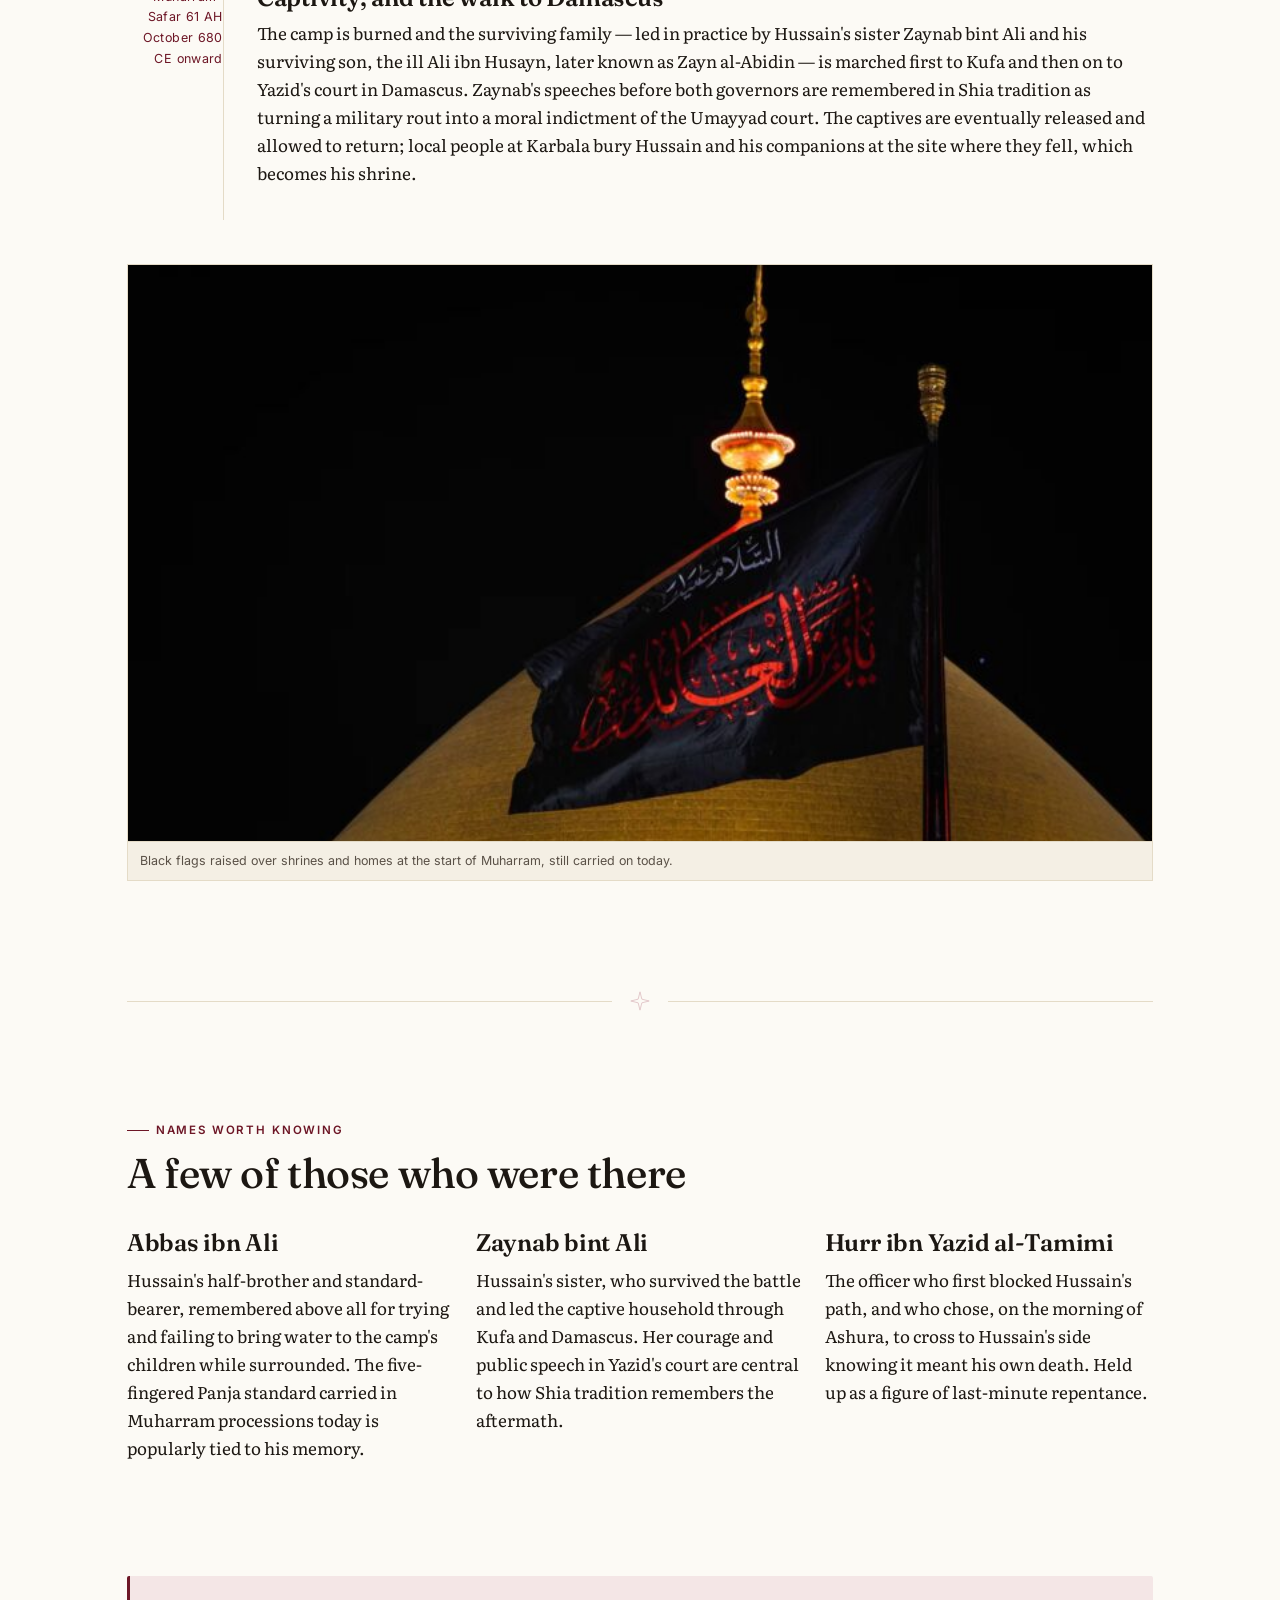
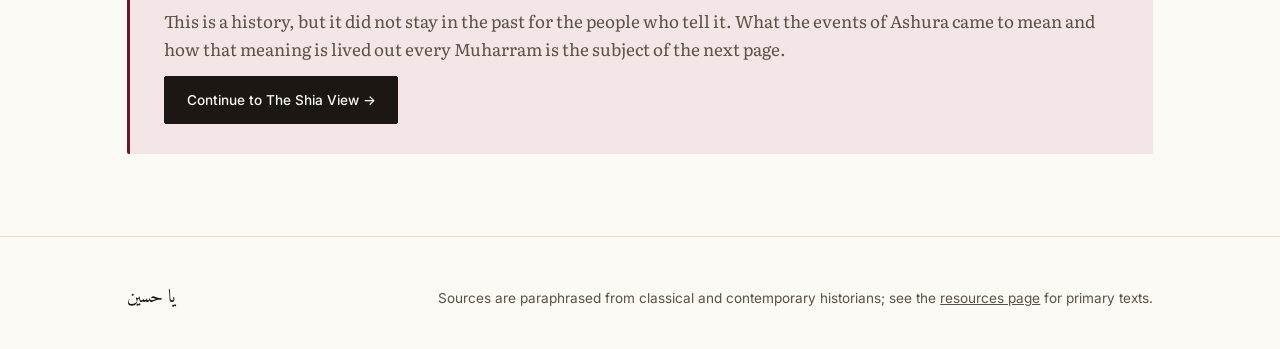
<file: karbala.html>
<!DOCTYPE html>
<html lang="en">
<head>
<meta charset="UTF-8">
<meta name="viewport" content="width=device-width, initial-scale=1.0">
<title>The History of Karbala</title>
<meta name="description" content="A chronological account of the events leading to the Battle of Karbala and the martyrdom of Imam Hussain on 10 Muharram, 61 AH.">
<link rel="stylesheet" href="style.css">
</head>
<body class="section-history">

<header class="site-head">
  <div class="wrap">
    <a href="index.html" class="wordmark">
      <svg class="glyph" viewBox="0 0 24 24" fill="none" xmlns="http://www.w3.org/2000/svg" aria-hidden="true">
        <circle cx="12" cy="12" r="10.5" stroke="currentColor" stroke-width="1"/>
        <path d="M12 6.2c-.5 1.6-1.1 2.6-2 3.4M12 6.2c.5 1.6 1.1 2.6 2 3.4M9 9.2c-1.2.4-2.2.5-3.4.3M15 9.2c1.2.4 2.2.5 3.4.3M12 6.2v4.4M9.6 14.4h4.8c.4 1 .4 2 0 3.4h-4.8c-.4-1.4-.4-2.4 0-3.4z" stroke="currentColor" stroke-width="1" stroke-linecap="round" stroke-linejoin="round"/>
      </svg>
      <span class="txt">Karbala <em> a Shia remembrance</em></span>
    </a>
    <button class="nav-toggle" aria-label="Toggle menu" aria-expanded="false"><span></span><span></span><span></span></button>
    <nav class="primary">
      <a href="index.html">Home</a>
      <a href="karbala.html">The History</a>
      <a href="shia-view.html">The Shia View</a>
      <a href="tribute.html">Tribute</a>
      <a href="resources.html">Resources</a>
      <a href="karbala-journey.html">The Karbala Journey</a>
    </nav>
  </div>
</header>

<main>
  <section class="hero" style="padding-bottom:1em;">
    <div class="wrap">
      <p class="eyebrow">Muharram, 61 AH  October, 680 CE</p>
      <h1>The road to Karbala</h1>
      <p class="lede" style="max-width:720px;">A small caravan, a broken promise of safe passage, and ten days on a dry plain beside the Euphrates. Historians of every school agree on the outline; only its meaning divides them.</p>
      <figure class="feature-fig reveal">
        <img src="muharram-imam-hussain.jpg" alt="The shrine of Imam Hussain in Karbala, Iraq" loading="lazy">
        <figcaption>The shrine of Imam Hussain, Karbala, Iraq  built at the site where he and his companions were buried.</figcaption>
      </figure>
    </div>
  </section>

  <section class="tight">
    <div class="wrap">
      <p style="max-width:720px;">This account draws on the outline accepted across Sunni and Shia historiography alike  writers such as al-Tabari and later Shia compilers such as Shaykh Abbas Qummi differ mainly in emphasis and detail, not in the basic sequence of events. Dates follow the Islamic lunar calendar (AH) alongside their Gregorian equivalents.</p>
    </div>
  </section>

  <section>
    <div class="wrap">
      <div class="timeline">

        <div class="tl-item reveal">
          <div class="tl-date">40 AH<br>661 CE</div>
          <div class="tl-body">
            <h3>A fragile peace</h3>
            <p>Imam Ali, the Prophet's cousin and son-in-law and the first Shia Imam, is killed in Kufa. His elder son Hasan briefly succeeds him, then agrees a peace treaty with the governor of Syria, Mu'awiya ibn Abi Sufyan, ceding the caliphate on the condition that succession would not become hereditary.</p>
          </div>
        </div>

        <div class="tl-item reveal">
          <div class="tl-date">Rajab 60 AH<br>April 680 CE</div>
          <div class="tl-body">
            <h3>Mu'awiya dies, Yazid demands allegiance</h3>
            <p>Mu'awiya's death brings his son Yazid I to power  in practice breaking the earlier treaty's spirit. Yazid immediately seeks a public oath of allegiance (bay'ah) from the men Medina still looked to, above all Hussain ibn Ali, the Prophet's surviving grandson and the third Shia Imam.</p>
          </div>
        </div>

        <div class="tl-item reveal">
          <div class="tl-date">Rajab–Sha'ban 60 AH<br>May 680 CE</div>
          <div class="tl-body">
            <h3>Hussain refuses, and leaves Medina</h3>
            <p>Hussain regards Yazid's rule as a betrayal of the Prophet's own values  public wrongdoing paired with a hereditary claim neither elected nor agreed. He declines to pledge allegiance and withdraws with his household to Mecca, out of reach of the governor sent to press him.</p>
          </div>
        </div>

        <div class="tl-item reveal">
          <div class="tl-date">Shawwal 60 AH<br>July 680 CE</div>
          <div class="tl-body">
            <h3>Letters from Kufa</h3>
            <p>Kufa, a garrison city with deep loyalty to Imam Ali's memory, sends Hussain letter after letter promising support if he will lead them. Hussain sends his cousin Muslim ibn Aqeel ahead to test the ground. Muslim finds thousands willing to pledge themselves until Kufa's new governor, Ubaydullah ibn Ziyad, moves against him. Abandoned by the same crowds that had sworn loyalty, Muslim is captured and killed.</p>
          </div>
        </div>

        <div class="tl-item reveal">
          <div class="tl-date">8 Dhul Hijjah 60 AH<br>9 September 680 CE</div>
          <div class="tl-body">
            <h3>The caravan sets out</h3>
            <p>Before news of Muslim's death can reach him, Hussain leaves Mecca for Kufa with his family and a small body of companions  accounts put the whole travelling party, including women and children, at little more than a hundred people. He learns of the betrayal only partway along the road, and chooses to continue.</p>
          </div>
        </div>

        <div class="tl-item reveal">
          <div class="tl-date">2 Muharram 61 AH<br>2 October 680 CE</div>
          <div class="tl-body">
            <h3>Intercepted at Karbala</h3>
            <p>An Umayyad cavalry column under Hurr ibn Yazid al-Tamimi meets the caravan and steers it away from Kufa, onto open ground beside the Euphrates known as Karbala. Ibn Ziyad's orders arrive: Hussain is to camp there, under guard, until he submits.</p>
          </div>
        </div>

        <div class="tl-item reveal">
          <div class="tl-date">7 Muharram 61 AH<br>7 October 680 CE</div>
          <div class="tl-body">
            <h3>The river is closed</h3>
            <p>Ibn Ziyad orders the river blockaded. For the last three days, Hussain's camp  men, women, and small children among them  goes without water while a much larger force, eventually numbering in the thousands under Umar ibn Sa'd, gathers around them.</p>
          </div>
        </div>

        <div class="tl-item reveal">
          <div class="tl-date">9 Muharram 61 AH<br>9 October 680 CE — Tasu'a</div>
          <div class="tl-body">
            <h3>The last night</h3>
            <p>Given one final night, Hussain reportedly releases his companions from any obligation to stay, telling them the enemy wants him alone and they are free to leave under cover of darkness. Tradition holds that not one of them went.</p>
          </div>
        </div>

        <div class="tl-item reveal">
          <div class="tl-date">10 Muharram 61 AH<br>10 October 680 CE  Ashura</div>
          <div class="tl-body">
            <h3>The battle</h3>
            <p>Fighting opens at dawn. Hussain's companions go out to meet the larger army one and a few at a time and are killed through the morning and afternoon among them his half-brother Abbas ibn Ali, who tries to bring water back to the camp's children and is cut down near the riverbank; his nephew Qasim; and his eldest son Ali Akbar. By late in the day Hussain stands almost alone, his infant son Ali Asghar killed in his arms by an arrow meant to end the siege by any means. Hussain is finally killed and beheaded; his surviving relatives and the women of the camp are taken captive. Hurr, the officer who first intercepted the caravan, changes sides that morning and dies fighting for Hussain remembered in Shia tradition as the model of a repented conscience.</p>
          </div>
        </div>

        <div class="tl-item reveal">
          <div class="tl-date">Muharram–Safar 61 AH<br>October 680 CE onward</div>
          <div class="tl-body">
            <h3>Captivity, and the walk to Damascus</h3>
            <p>The camp is burned and the surviving family — led in practice by Hussain's sister Zaynab bint Ali and his surviving son, the ill Ali ibn Husayn, later known as Zayn al-Abidin — is marched first to Kufa and then on to Yazid's court in Damascus. Zaynab's speeches before both governors are remembered in Shia tradition as turning a military rout into a moral indictment of the Umayyad court. The captives are eventually released and allowed to return; local people at Karbala bury Hussain and his companions at the site where they fell, which becomes his shrine.</p>
          </div>
        </div>

      </div>
      <figure class="feature-fig reveal">
        <img src="2.jpg" alt="Black mourning flags raised for Muharram" loading="lazy">
        <figcaption>Black flags raised over shrines and homes at the start of Muharram, still carried on today.</figcaption>
      </figure>
    </div>
  </section>

  <div class="wrap"><div class="divider"><svg viewBox="0 0 24 24" fill="none" xmlns="http://www.w3.org/2000/svg"><path d="M12 2 14 10 22 12 14 14 12 22 10 14 2 12 10 10Z" stroke="currentColor" stroke-width="1"/></svg></div></div>

  <section>
    <div class="wrap">
      <div class="section-head reveal">
        <p class="eyebrow">Names worth knowing</p>
        <h2>A few of those who were there</h2>
      </div>
      <div class="grid-3">
        <div class="reveal">
          <h3>Abbas ibn Ali</h3>
          <p>Hussain's half-brother and standard-bearer, remembered above all for trying  and failing  to bring water to the camp's children while surrounded. The five-fingered Panja standard carried in Muharram processions today is popularly tied to his memory.</p>
        </div>
        <div class="reveal">
          <h3>Zaynab bint Ali</h3>
          <p>Hussain's sister, who survived the battle and led the captive household through Kufa and Damascus. Her courage and public speech in Yazid's court are central to how Shia tradition remembers the aftermath.</p>
        </div>
        <div class="reveal">
          <h3>Hurr ibn Yazid al-Tamimi</h3>
          <p>The officer who first blocked Hussain's path, and who chose, on the morning of Ashura, to cross to Hussain's side knowing it meant his own death. Held up as a figure of last-minute repentance.</p>
        </div>
      </div>
    </div>
  </section>

  <div class="wrap">
    <div class="concept reveal">
      <p>This is a history, but it did not stay in the past for the people who tell it. What the events of Ashura came to mean and how that meaning is lived out every Muharram  is the subject of the next page.</p>
      <p style="margin-top:.8em;"><a class="btn" href="shia-view.html">Continue to The Shia View →</a></p>
    </div>
  </div>

</main>

<footer class="site-foot">
  <div class="wrap">
    <span class="invocation arabic">يا حسين</span>
    <span>Sources are paraphrased from classical and contemporary historians; see the <a href="resources.html">resources page</a> for primary texts.</span>
  </div>
</footer>


<script src="script.js"></script>
</body>
</html>
</file>
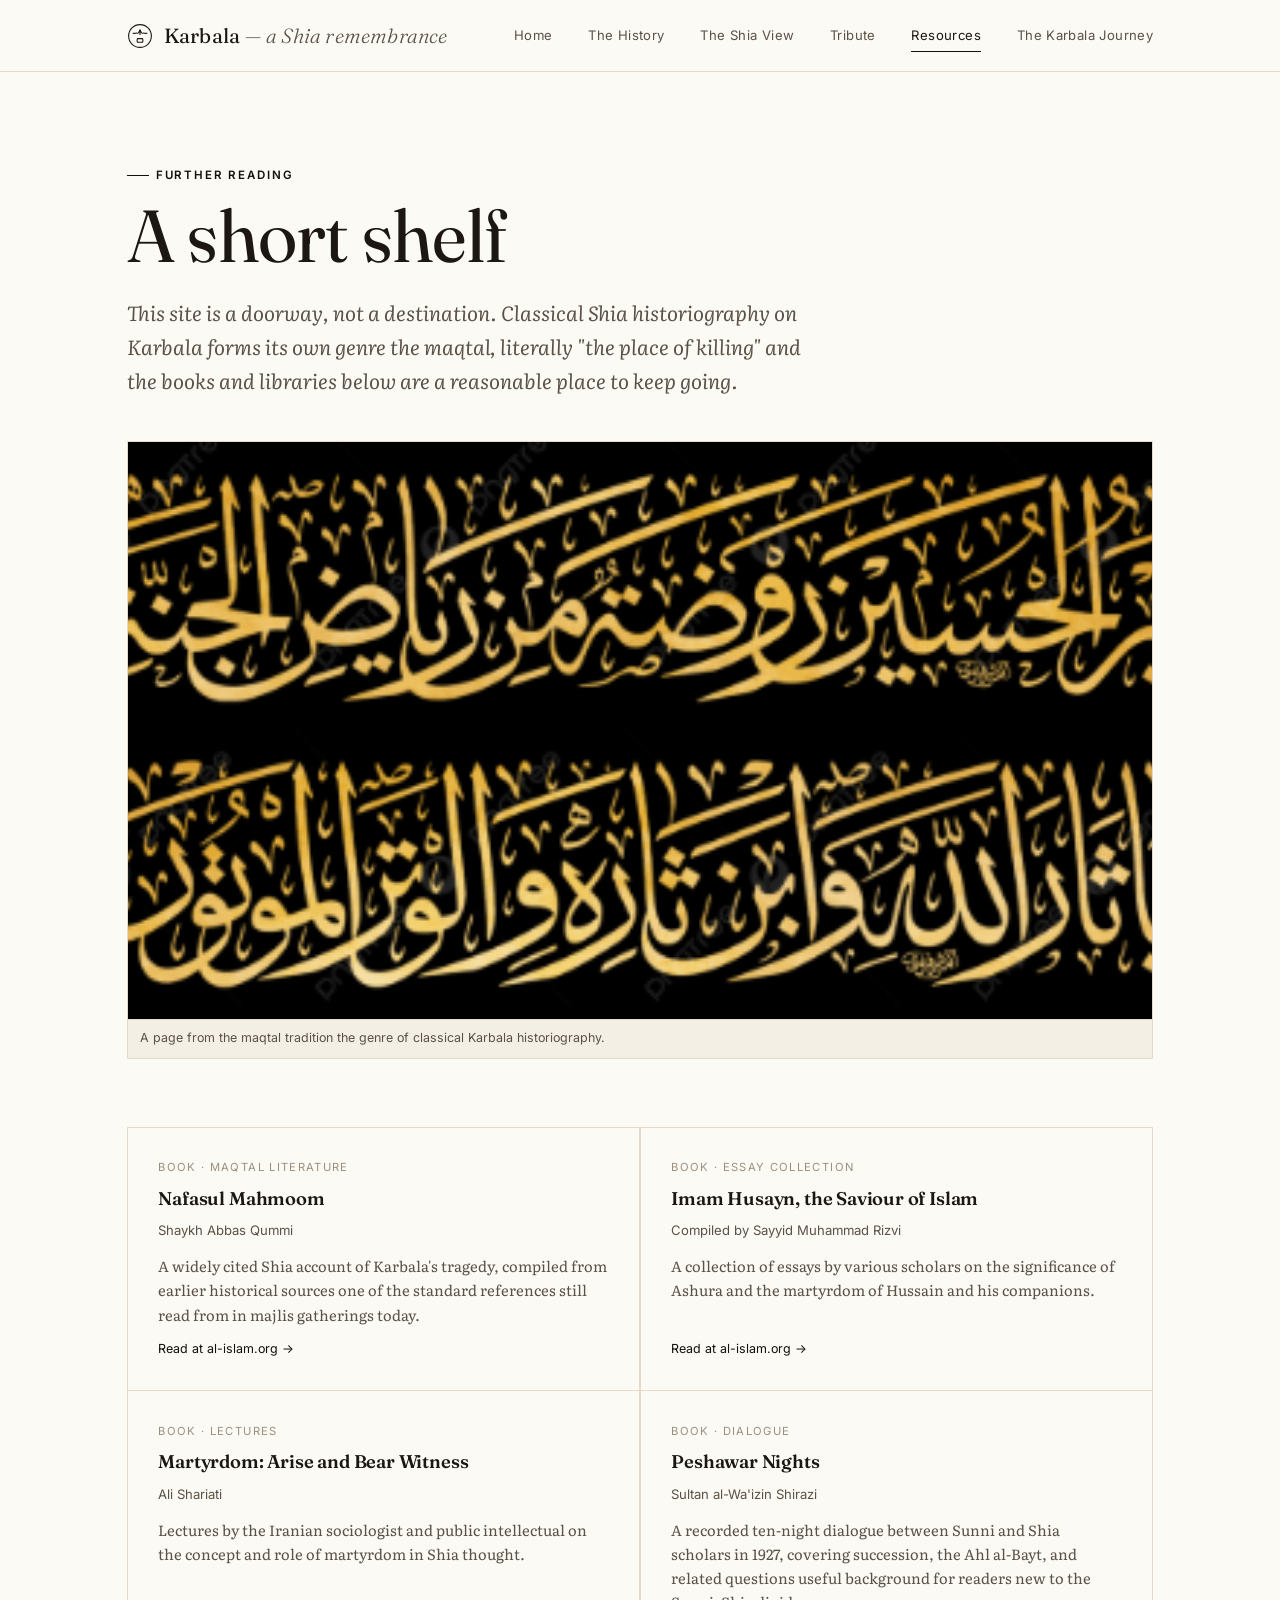
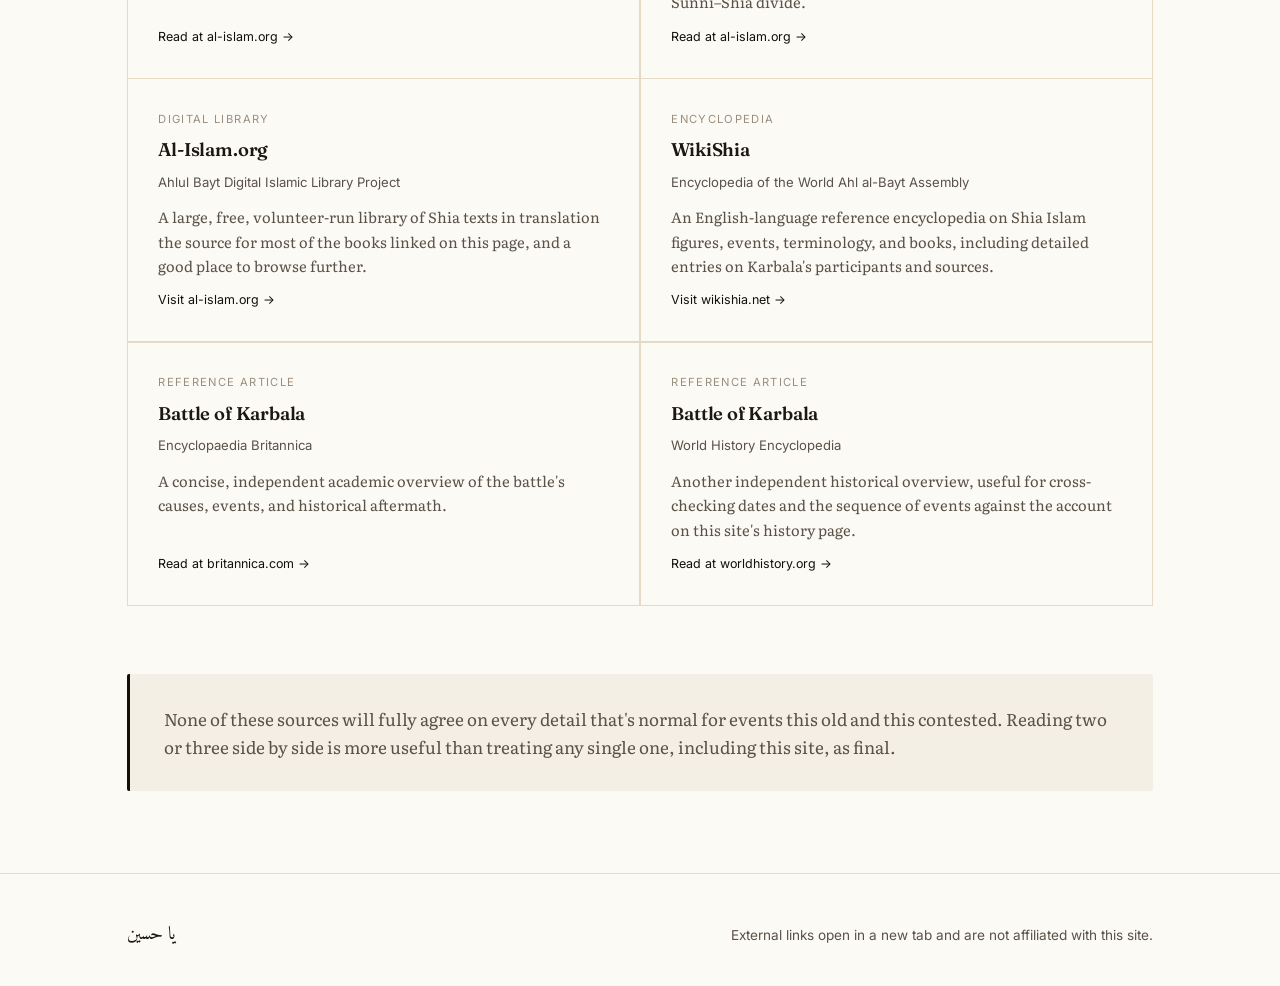
<file: resources.html>
<!DOCTYPE html>
<html lang="en">
<head>
<meta charset="UTF-8">
<meta name="viewport" content="width=device-width, initial-scale=1.0">
<title>Resources — Karbala</title>
<meta name="description" content="Primary texts and trusted digital libraries for further reading on Karbala and Shia Islam.">
<link rel="stylesheet" href="style.css">
</head>
<body class="section-resources">

<header class="site-head">
  <div class="wrap">
    <a href="index.html" class="wordmark">
      <svg class="glyph" viewBox="0 0 24 24" fill="none" xmlns="http://www.w3.org/2000/svg" aria-hidden="true">
        <circle cx="12" cy="12" r="10.5" stroke="currentColor" stroke-width="1"/>
        <path d="M12 6.2c-.5 1.6-1.1 2.6-2 3.4M12 6.2c.5 1.6 1.1 2.6 2 3.4M9 9.2c-1.2.4-2.2.5-3.4.3M15 9.2c1.2.4 2.2.5 3.4.3M12 6.2v4.4M9.6 14.4h4.8c.4 1 .4 2 0 3.4h-4.8c-.4-1.4-.4-2.4 0-3.4z" stroke="currentColor" stroke-width="1" stroke-linecap="round" stroke-linejoin="round"/>
      </svg>
      <span class="txt">Karbala <em>— a Shia remembrance</em></span>
    </a>
    <button class="nav-toggle" aria-label="Toggle menu" aria-expanded="false"><span></span><span></span><span></span></button>
    <nav class="primary">
      <a href="index.html">Home</a>
      <a href="karbala.html">The History</a>
      <a href="shia-view.html">The Shia View</a>
      <a href="tribute.html">Tribute</a>
      <a href="resources.html">Resources</a>
      <a href="karbala-journey.html">The Karbala Journey</a>
    </nav>
  </div>
</header>

<main>
  <section class="hero" style="padding-bottom:1em;">
    <div class="wrap">
      <p class="eyebrow">Further reading</p>
      <h1>A short shelf</h1>
      <p class="lede" style="max-width:680px;">This site is a doorway, not a destination. Classical Shia historiography on Karbala forms its own genre  the <em>maqtal</em>, literally "the place of killing"  and the books and libraries below are a reasonable place to keep going.</p>
      <figure class="feature-fig reveal">
        <img src="4.png" alt="A page of classical Islamic manuscript calligraphy" loading="lazy">
        <figcaption>A page from the maqtal tradition  the genre of classical Karbala historiography.</figcaption>
      </figure>
    </div>
  </section>

  <section class="tight">
    <div class="wrap">
      <div class="book-grid">

        <a class="book reveal" href="https://al-islam.org/nafasul-mahmum-relating-heart-rending-tragedy-karbala-shaykh-abbas-qummi" target="_blank" rel="noopener">
          <span class="kind">Book · Maqtal literature</span>
          <h3>Nafasul Mahmoom</h3>
          <span class="by">Shaykh Abbas Qummi</span>
          <p>A widely cited Shia account of Karbala's tragedy, compiled from earlier historical sources  one of the standard references still read from in majlis gatherings today.</p>
          <span class="link">Read at al-islam.org →</span>
        </a>

        <a class="book reveal" href="https://al-islam.org/imam-husayn-saviour-islam" target="_blank" rel="noopener">
          <span class="kind">Book · Essay collection</span>
          <h3>Imam Husayn, the Saviour of Islam</h3>
          <span class="by">Compiled by Sayyid Muhammad Rizvi</span>
          <p>A collection of essays by various scholars on the significance of Ashura and the martyrdom of Hussain and his companions.</p>
          <span class="link">Read at al-islam.org →</span>
        </a>

        <a class="book reveal" href="https://al-islam.org/martyrdom-arise-and-bear-witness-ali-shariati" target="_blank" rel="noopener">
          <span class="kind">Book · Lectures</span>
          <h3>Martyrdom: Arise and Bear Witness</h3>
          <span class="by">Ali Shariati</span>
          <p>Lectures by the Iranian sociologist and public intellectual on the concept and role of martyrdom in Shia thought.</p>
          <span class="link">Read at al-islam.org →</span>
        </a>

        <a class="book reveal" href="https://al-islam.org/peshawar-nights-sayyid-muhammad-al-musawi-al-shirazi" target="_blank" rel="noopener">
          <span class="kind">Book · Dialogue</span>
          <h3>Peshawar Nights</h3>
          <span class="by">Sultan al-Wa'izin Shirazi</span>
          <p>A recorded ten-night dialogue between Sunni and Shia scholars in 1927, covering succession, the Ahl al-Bayt, and related questions  useful background for readers new to the Sunni–Shia divide.</p>
          <span class="link">Read at al-islam.org →</span>
        </a>

        <a class="book reveal" href="https://al-islam.org/" target="_blank" rel="noopener">
          <span class="kind">Digital library</span>
          <h3>Al-Islam.org</h3>
          <span class="by">Ahlul Bayt Digital Islamic Library Project</span>
          <p>A large, free, volunteer-run library of Shia texts in translation  the source for most of the books linked on this page, and a good place to browse further.</p>
          <span class="link">Visit al-islam.org →</span>
        </a>

        <a class="book reveal" href="https://en.wikishia.net/" target="_blank" rel="noopener">
          <span class="kind">Encyclopedia</span>
          <h3>WikiShia</h3>
          <span class="by">Encyclopedia of the World Ahl al-Bayt Assembly</span>
          <p>An English-language reference encyclopedia on Shia Islam figures, events, terminology, and books, including detailed entries on Karbala's participants and sources.</p>
          <span class="link">Visit wikishia.net →</span>
        </a>

        <a class="book reveal" href="https://www.britannica.com/event/Battle-of-Karbala" target="_blank" rel="noopener">
          <span class="kind">Reference article</span>
          <h3>Battle of Karbala</h3>
          <span class="by">Encyclopaedia Britannica</span>
          <p>A concise, independent academic overview of the battle's causes, events, and historical aftermath.</p>
          <span class="link">Read at britannica.com →</span>
        </a>

        <a class="book reveal" href="https://www.worldhistory.org/article/1645/battle-of-karbala/" target="_blank" rel="noopener">
          <span class="kind">Reference article</span>
          <h3>Battle of Karbala</h3>
          <span class="by">World History Encyclopedia</span>
          <p>Another independent historical overview, useful for cross-checking dates and the sequence of events against the account on this site's history page.</p>
          <span class="link">Read at worldhistory.org →</span>
        </a>

      </div>
    </div>
  </section>

  <div class="wrap">
    <div class="concept reveal">
      <p>None of these sources will fully agree on every detail that's normal for events this old and this contested. Reading two or three side by side is more useful than treating any single one, including this site, as final.</p>
    </div>
  </div>

</main>

<footer class="site-foot">
  <div class="wrap">
    <span class="invocation arabic">يا حسين</span>
    <span>External links open in a new tab and are not affiliated with this site.</span>
  </div>
</footer>


<script src="script.js"></script>
</body>
</html>
</file>
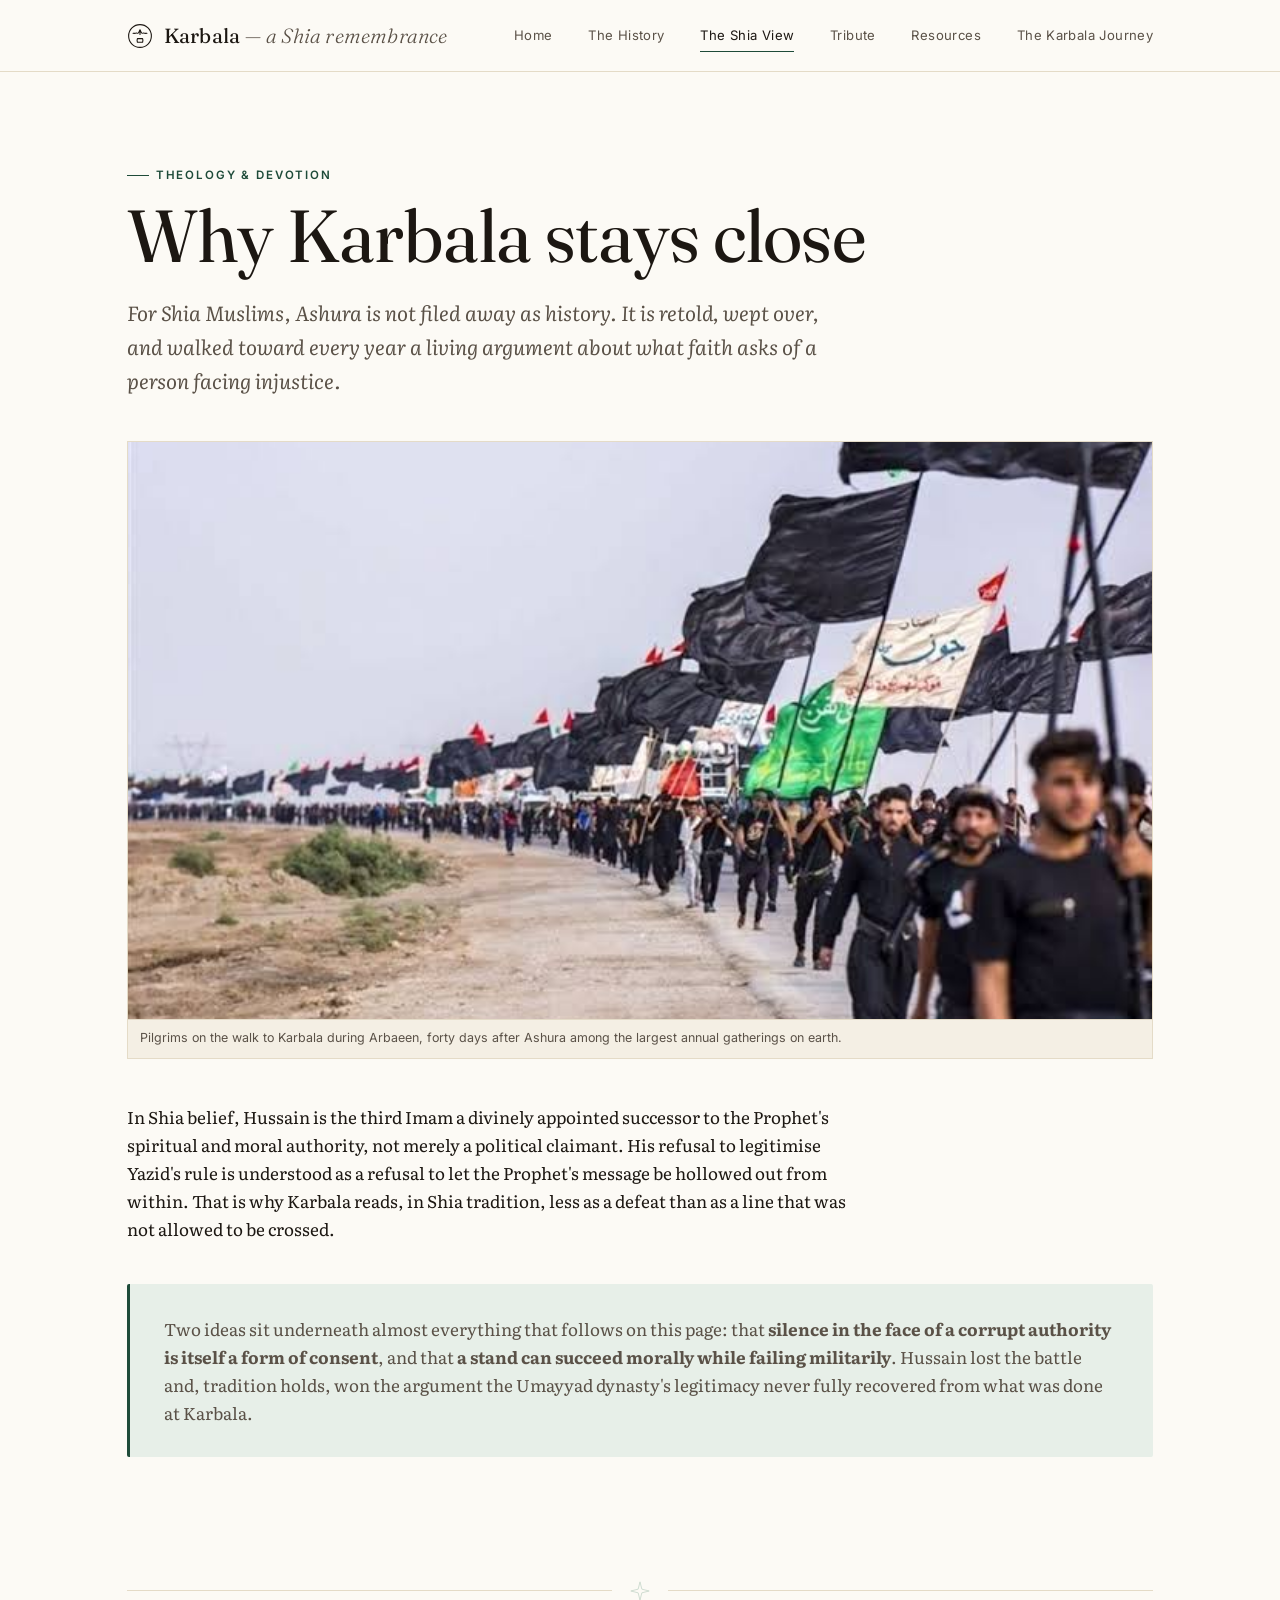
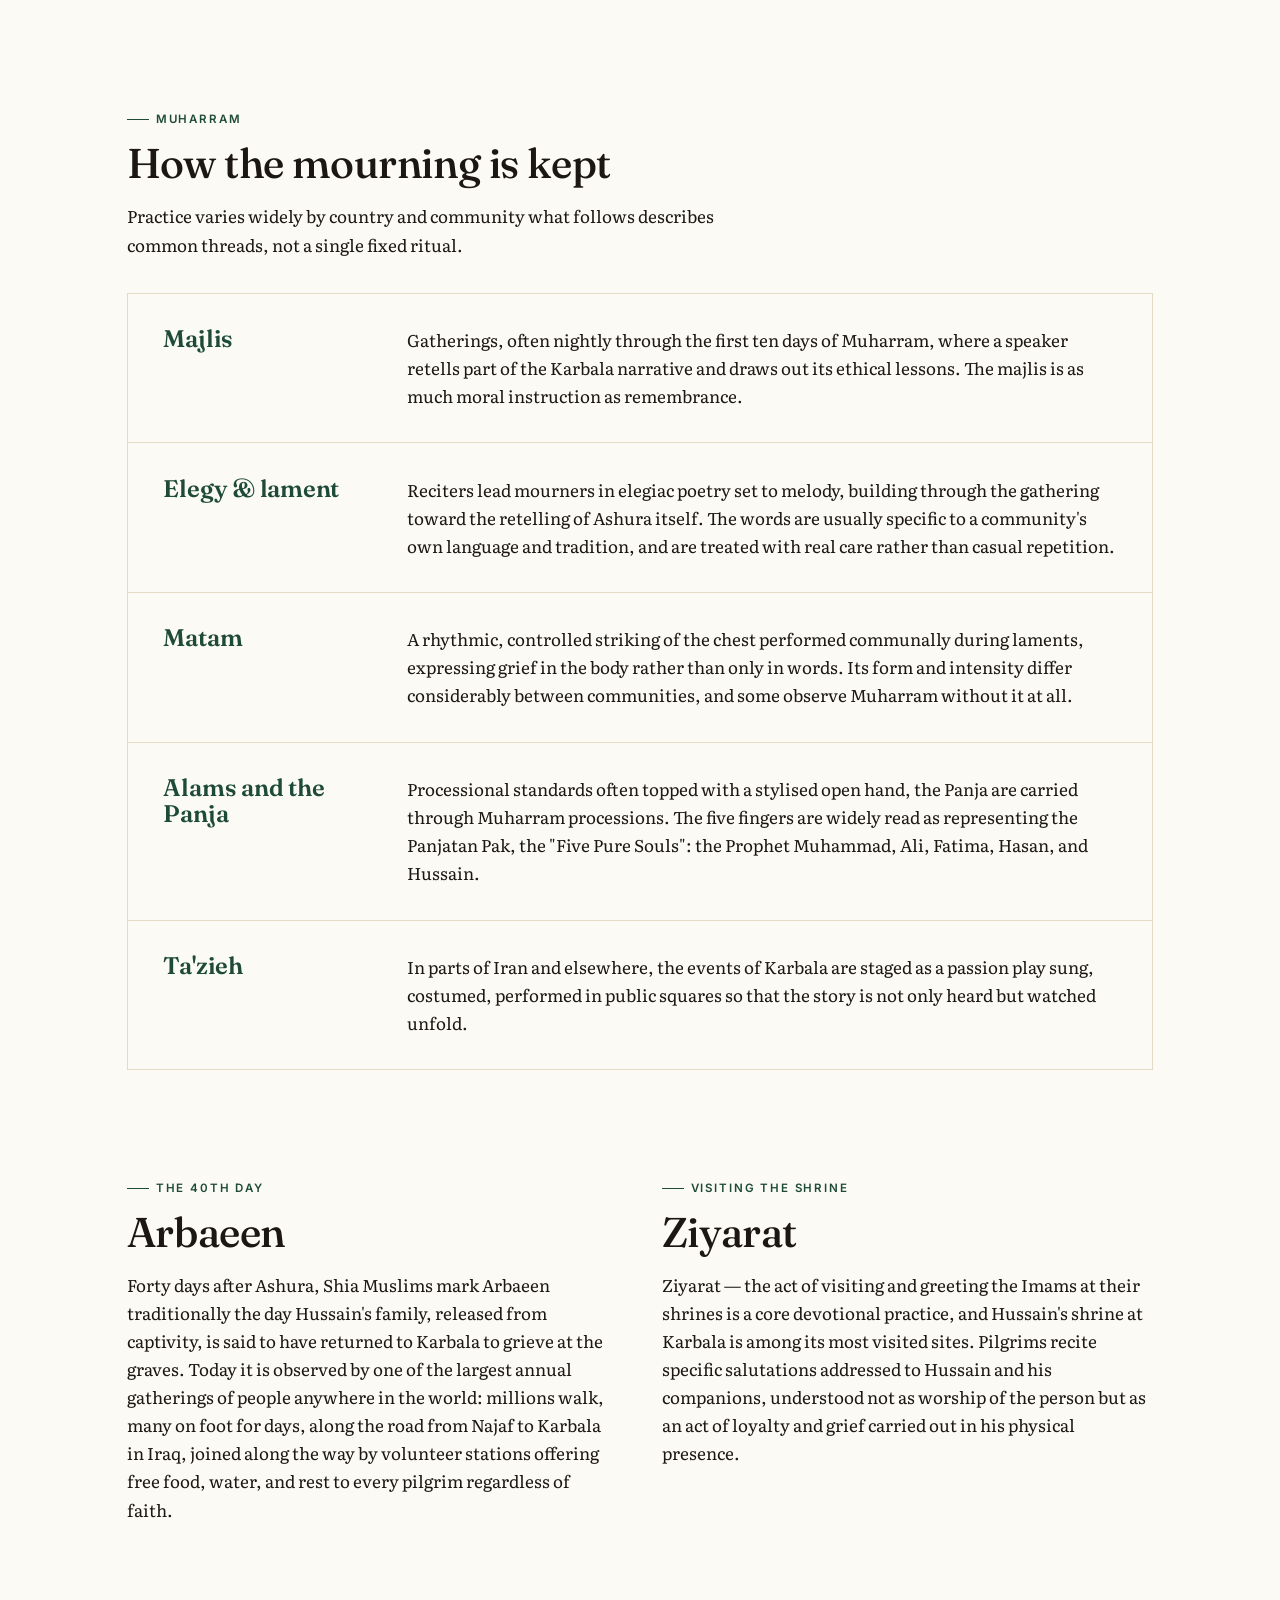
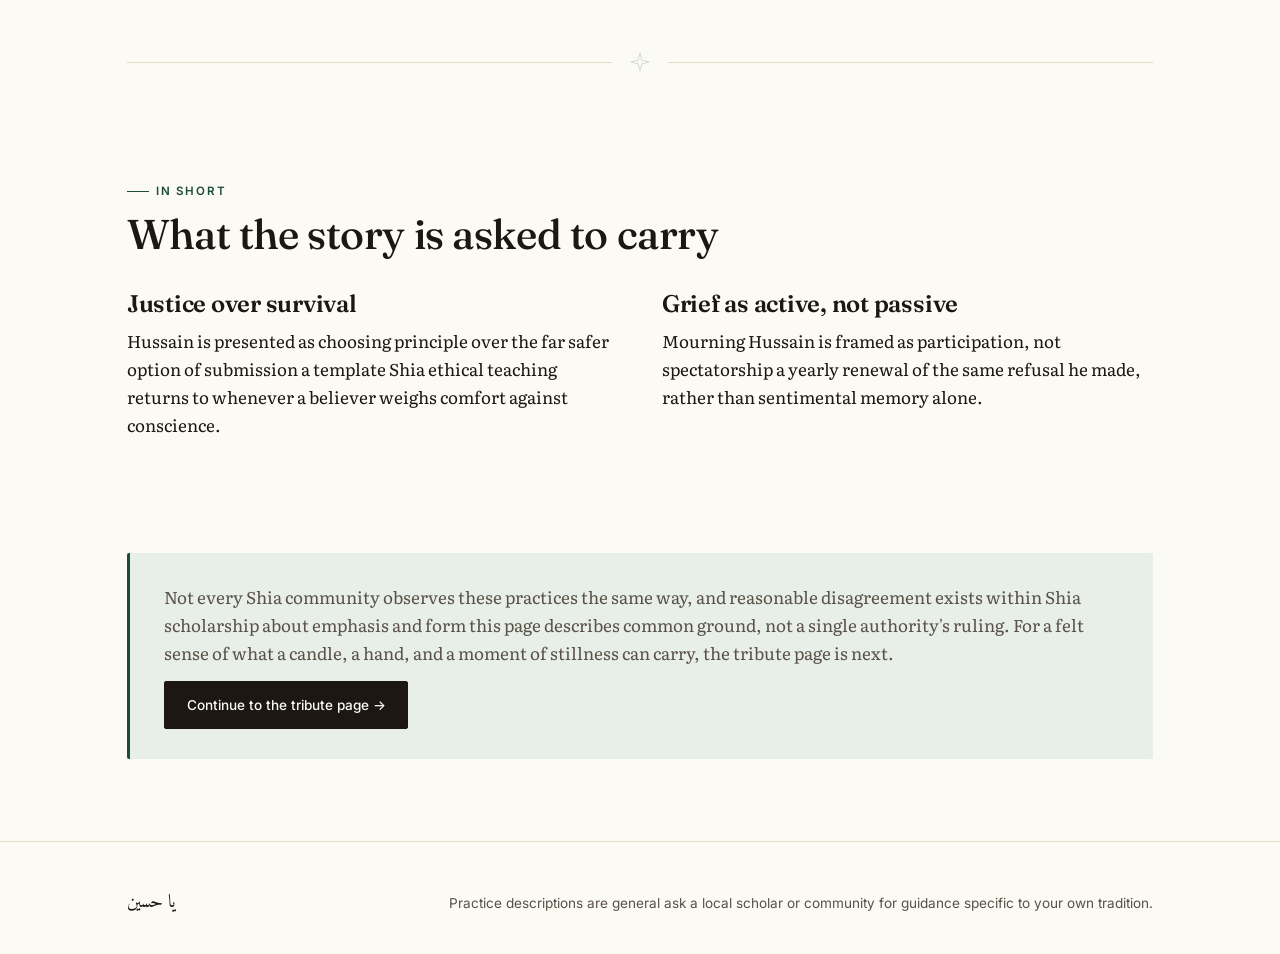
<file: shia-view.html>
<!DOCTYPE html>
<html lang="en">
<head>
<meta charset="UTF-8">
<meta name="viewport" content="width=device-width, initial-scale=1.0">
<title>The Shia View — Karbala</title>
<meta name="description" content="Why Karbala sits at the centre of Shia devotional life: mourning, Arbaeen, ziyarat, and the theology of sacrifice against tyranny.">
<link rel="stylesheet" href="style.css">
</head>
<body class="section-view">

<header class="site-head">
  <div class="wrap">
    <a href="index.html" class="wordmark">
      <svg class="glyph" viewBox="0 0 24 24" fill="none" xmlns="http://www.w3.org/2000/svg" aria-hidden="true">
        <circle cx="12" cy="12" r="10.5" stroke="currentColor" stroke-width="1"/>
        <path d="M12 6.2c-.5 1.6-1.1 2.6-2 3.4M12 6.2c.5 1.6 1.1 2.6 2 3.4M9 9.2c-1.2.4-2.2.5-3.4.3M15 9.2c1.2.4 2.2.5 3.4.3M12 6.2v4.4M9.6 14.4h4.8c.4 1 .4 2 0 3.4h-4.8c-.4-1.4-.4-2.4 0-3.4z" stroke="currentColor" stroke-width="1" stroke-linecap="round" stroke-linejoin="round"/>
      </svg>
      <span class="txt">Karbala <em>— a Shia remembrance</em></span>
    </a>
    <button class="nav-toggle" aria-label="Toggle menu" aria-expanded="false"><span></span><span></span><span></span></button>
    <nav class="primary">
      <a href="index.html">Home</a>
      <a href="karbala.html">The History</a>
      <a href="shia-view.html">The Shia View</a>
      <a href="tribute.html">Tribute</a>
      <a href="resources.html">Resources</a>
      <a href="karbala-journey.html">The Karbala Journey</a>
    </nav>
  </div>
</header>

<main>
  <section class="hero" style="padding-bottom:1em;">
    <div class="wrap">
      <p class="eyebrow">Theology &amp; devotion</p>
      <h1>Why Karbala stays close</h1>
      <p class="lede" style="max-width:720px;">For Shia Muslims, Ashura is not filed away as history. It is retold, wept over, and walked toward every year  a living argument about what faith asks of a person facing injustice.</p>
      <figure class="feature-fig reveal">
        <img src="arbaeen.jpg" alt="Pilgrims walking toward Karbala during Arbaeen" loading="lazy">
        <figcaption>Pilgrims on the walk to Karbala during Arbaeen, forty days after Ashura  among the largest annual gatherings on earth.</figcaption>
      </figure>
    </div>
  </section>

  <section class="tight">
    <div class="wrap">
      <p style="max-width:720px;">In Shia belief, Hussain is the third Imam a divinely appointed successor to the Prophet's spiritual and moral authority, not merely a political claimant. His refusal to legitimise Yazid's rule is understood as a refusal to let the Prophet's message be hollowed out from within. That is why Karbala reads, in Shia tradition, less as a defeat than as a line that was not allowed to be crossed.</p>
      <div class="concept reveal">
        <p>Two ideas sit underneath almost everything that follows on this page: that <strong>silence in the face of a corrupt authority is itself a form of consent</strong>, and that <strong>a stand can succeed morally while failing militarily</strong>. Hussain lost the battle and, tradition holds, won the argument  the Umayyad dynasty's legitimacy never fully recovered from what was done at Karbala.</p>
      </div>
    </div>
  </section>

  <div class="wrap"><div class="divider"><svg viewBox="0 0 24 24" fill="none" xmlns="http://www.w3.org/2000/svg"><path d="M12 2 14 10 22 12 14 14 12 22 10 14 2 12 10 10Z" stroke="currentColor" stroke-width="1"/></svg></div></div>

  <section>
    <div class="wrap">
      <div class="section-head reveal">
        <p class="eyebrow">Muharram</p>
        <h2>How the mourning is kept</h2>
        <p>Practice varies widely by country and community  what follows describes common threads, not a single fixed ritual.</p>
      </div>
      <div class="practice-list">
        <div class="practice reveal">
          <h3>Majlis</h3>
          <p>Gatherings, often nightly through the first ten days of Muharram, where a speaker retells part of the Karbala narrative and draws out its ethical lessons. The majlis is as much moral instruction as remembrance.</p>
        </div>
        <div class="practice reveal">
          <h3>Elegy &amp; lament</h3>
          <p>Reciters lead mourners in elegiac poetry set to melody, building through the gathering toward the retelling of Ashura itself. The words are usually specific to a community's own language and tradition, and are treated with real care rather than casual repetition.</p>
        </div>
        <div class="practice reveal">
          <h3>Matam</h3>
          <p>A rhythmic, controlled striking of the chest performed communally during laments, expressing grief in the body rather than only in words. Its form and intensity differ considerably between communities, and some observe Muharram without it at all.</p>
        </div>
        <div class="practice reveal">
          <h3>Alams and the Panja</h3>
          <p>Processional standards  often topped with a stylised open hand, the Panja  are carried through Muharram processions. The five fingers are widely read as representing the Panjatan Pak, the "Five Pure Souls": the Prophet Muhammad, Ali, Fatima, Hasan, and Hussain.</p>
        </div>
        <div class="practice reveal">
          <h3>Ta'zieh</h3>
          <p>In parts of Iran and elsewhere, the events of Karbala are staged as a passion play  sung, costumed, performed in public squares so that the story is not only heard but watched unfold.</p>
        </div>
      </div>
    </div>
  </section>

  <section>
    <div class="wrap">
      <div class="grid-2">
        <div class="reveal">
          <p class="eyebrow">The 40th day</p>
          <h2>Arbaeen</h2>
          <p>Forty days after Ashura, Shia Muslims mark Arbaeen  traditionally the day Hussain's family, released from captivity, is said to have returned to Karbala to grieve at the graves. Today it is observed by one of the largest annual gatherings of people anywhere in the world: millions walk, many on foot for days, along the road from Najaf to Karbala in Iraq, joined along the way by volunteer stations offering free food, water, and rest to every pilgrim regardless of faith.</p>
        </div>
        <div class="reveal">
          <p class="eyebrow">Visiting the shrine</p>
          <h2>Ziyarat</h2>
          <p>Ziyarat — the act of visiting and greeting the Imams at their shrines  is a core devotional practice, and Hussain's shrine at Karbala is among its most visited sites. Pilgrims recite specific salutations addressed to Hussain and his companions, understood not as worship of the person but as an act of loyalty and grief carried out in his physical presence.</p>
        </div>
      </div>
    </div>
  </section>

  <div class="wrap"><div class="divider"><svg viewBox="0 0 24 24" fill="none" xmlns="http://www.w3.org/2000/svg"><path d="M12 2 14 10 22 12 14 14 12 22 10 14 2 12 10 10Z" stroke="currentColor" stroke-width="1"/></svg></div></div>

  <section>
    <div class="wrap">
      <div class="section-head reveal">
        <p class="eyebrow">In short</p>
        <h2>What the story is asked to carry</h2>
      </div>
      <div class="grid-2">
        <div class="reveal">
          <h3>Justice over survival</h3>
          <p>Hussain is presented as choosing principle over the far safer option of submission  a template Shia ethical teaching returns to whenever a believer weighs comfort against conscience.</p>
        </div>
        <div class="reveal">
          <h3>Grief as active, not passive</h3>
          <p>Mourning Hussain is framed as participation, not spectatorship  a yearly renewal of the same refusal he made, rather than sentimental memory alone.</p>
        </div>
      </div>
    </div>
  </section>

  <div class="wrap">
    <div class="concept reveal">
      <p>Not every Shia community observes these practices the same way, and reasonable disagreement exists within Shia scholarship about emphasis and form  this page describes common ground, not a single authority's ruling. For a felt sense of what a candle, a hand, and a moment of stillness can carry, the tribute page is next.</p>
      <p style="margin-top:.8em;"><a class="btn" href="tribute.html">Continue to the tribute page →</a></p>
    </div>
  </div>

</main>

<footer class="site-foot">
  <div class="wrap">
    <span class="invocation arabic">يا حسين</span>
    <span>Practice descriptions are general ask a local scholar or community for guidance specific to your own tradition.</span>
  </div>
</footer>


<script src="script.js"></script>
</body>
</html>
</file>
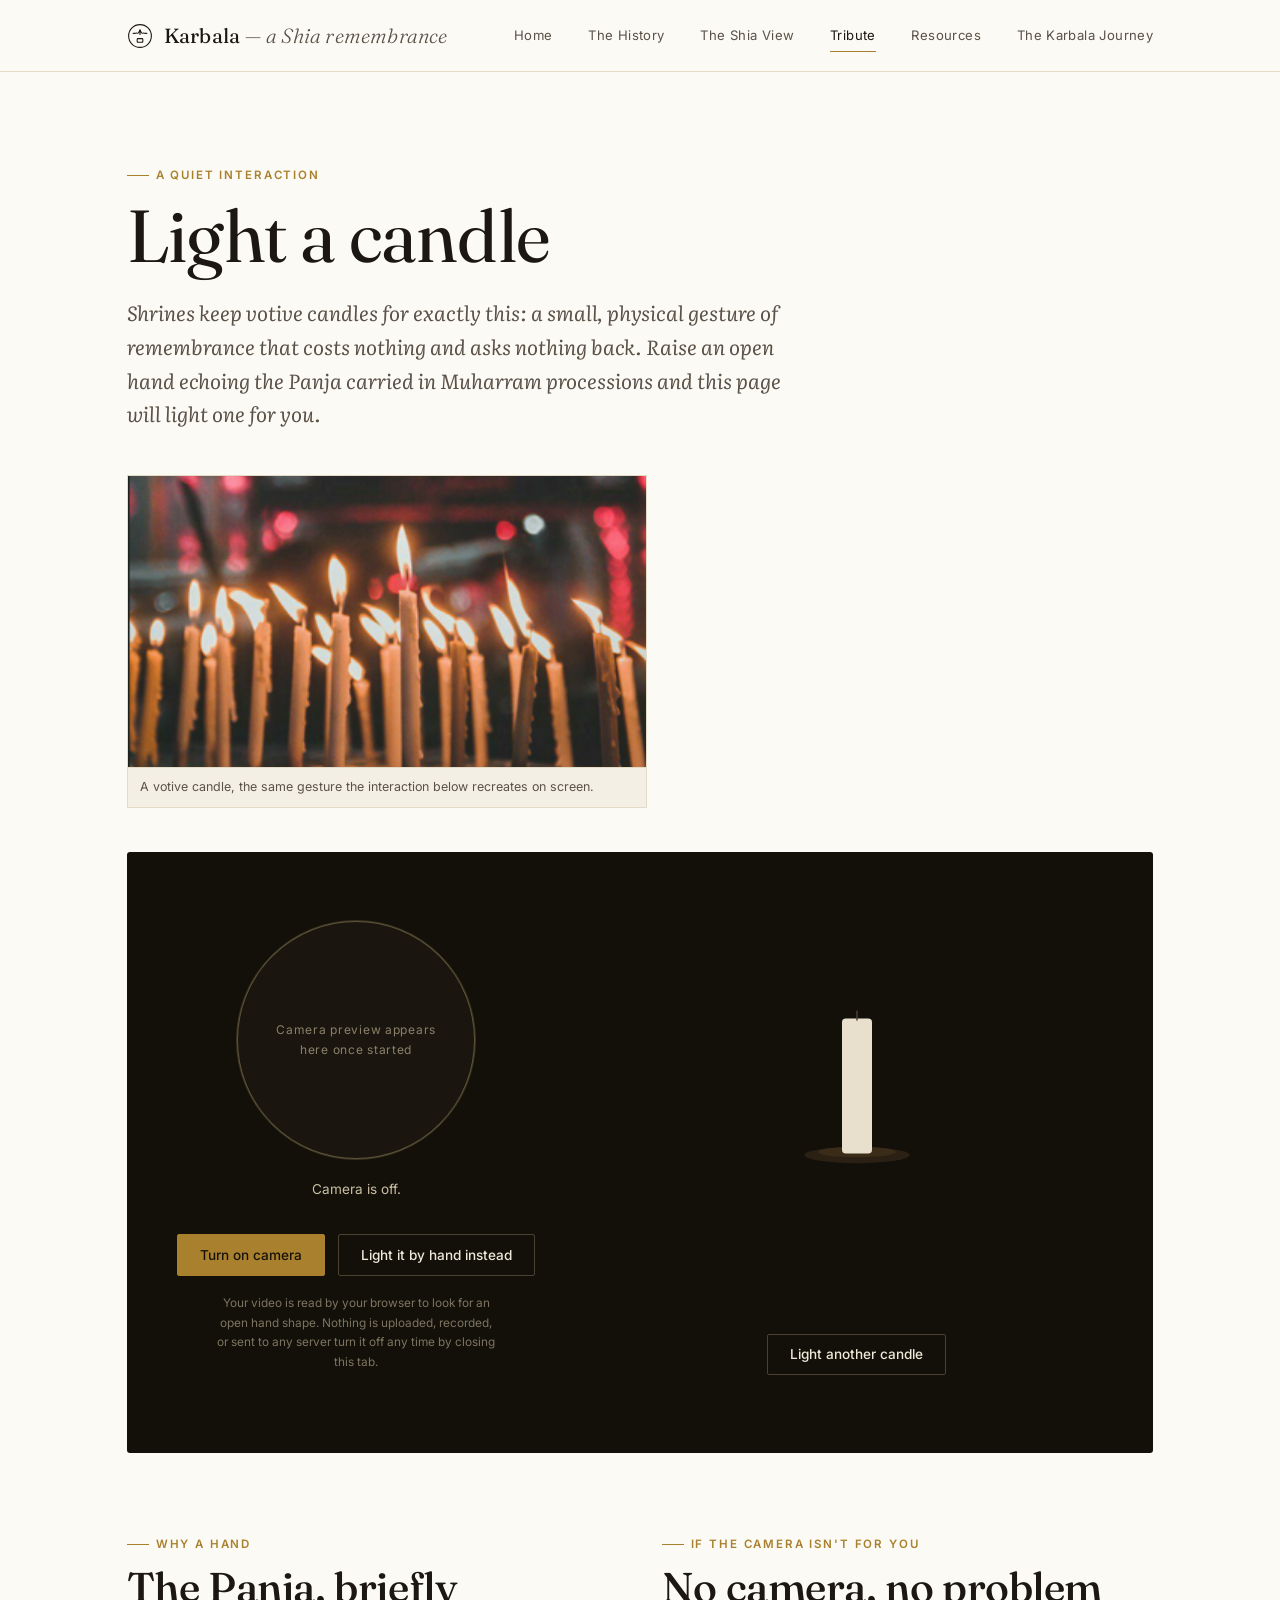
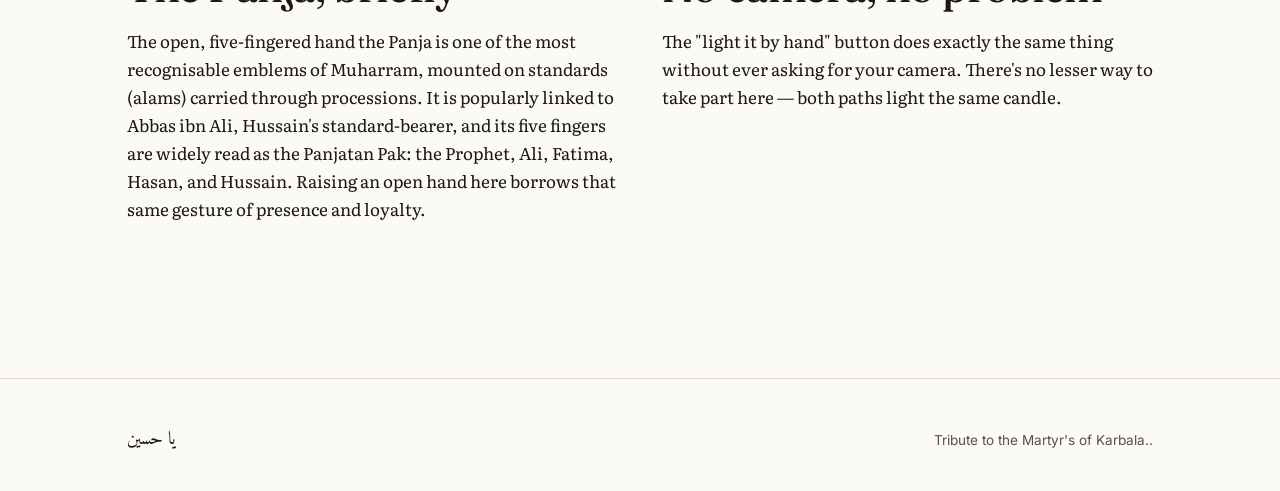
<file: tribute.html>
<!DOCTYPE html>
<html lang="en">
<head>
<meta charset="UTF-8">
<meta name="viewport" content="width=device-width, initial-scale=1.0">
<title>Tribute — Karbala</title>
<meta name="description" content="Raise an open hand to your camera to light a candle in remembrance of Karbala. Video is processed on your device only.">
<link rel="stylesheet" href="style.css">
</head>
<body class="section-tribute">

<header class="site-head">
  <div class="wrap">
    <a href="index.html" class="wordmark">
      <svg class="glyph" viewBox="0 0 24 24" fill="none" xmlns="http://www.w3.org/2000/svg" aria-hidden="true">
        <circle cx="12" cy="12" r="10.5" stroke="currentColor" stroke-width="1"/>
        <path d="M12 6.2c-.5 1.6-1.1 2.6-2 3.4M12 6.2c.5 1.6 1.1 2.6 2 3.4M9 9.2c-1.2.4-2.2.5-3.4.3M15 9.2c1.2.4 2.2.5 3.4.3M12 6.2v4.4M9.6 14.4h4.8c.4 1 .4 2 0 3.4h-4.8c-.4-1.4-.4-2.4 0-3.4z" stroke="currentColor" stroke-width="1" stroke-linecap="round" stroke-linejoin="round"/>
      </svg>
      <span class="txt">Karbala <em>— a Shia remembrance</em></span>
    </a>
    <button class="nav-toggle" aria-label="Toggle menu" aria-expanded="false"><span></span><span></span><span></span></button>
    <nav class="primary">
      <a href="index.html">Home</a>
      <a href="karbala.html">The History</a>
      <a href="shia-view.html">The Shia View</a>
      <a href="tribute.html">Tribute</a>
      <a href="resources.html">Resources</a>
      <a href="karbala-journey.html">The Karbala Journey</a>
    </nav>
  </div>
</header>

<main>
  <section class="hero" style="padding-bottom:1em;">
    <div class="wrap">
      <p class="eyebrow">A quiet interaction</p>
      <h1>Light a candle</h1>
      <p class="lede" style="max-width:680px;">Shrines keep votive candles for exactly this: a small, physical gesture of remembrance that costs nothing and asks nothing back. Raise an open hand  echoing the Panja carried in Muharram processions  and this page will light one for you.</p>
      <figure class="feature-fig reveal" style="max-width:520px;">
        <img src="3.png" alt="A single candle burning in the dark" loading="lazy">
        <figcaption>A votive candle, the same gesture the interaction below recreates on screen.</figcaption>
      </figure>
    </div>
  </section>

  <section class="tight">
    <div class="wrap">
      <div class="tribute-stage reveal">
        <div class="wrap" style="padding:0 3vw;">
          <div class="stage-grid">

            <div class="cam-panel">
              <div class="cam-frame" id="camFrame">
                <video id="cam" autoplay playsinline muted aria-hidden="true"></video>
                <div class="cam-ring" id="camRing"></div>
                <div class="cam-empty">Camera preview appears here once started</div>
              </div>
              <p class="status" id="status">Camera is off.</p>
              <div class="cam-actions">
                <button class="btn" id="startBtn">Turn on camera</button>
                <button class="btn ghost" id="manualBtn">Light it by hand instead</button>
              </div>
              <p class="privacy-note">Your video is read by your browser to look for an open hand shape. Nothing is uploaded, recorded, or sent to any server  turn it off any time by closing this tab.</p>
            </div>

            <div class="candle-panel" id="candlePanel">
              <svg viewBox="0 0 200 320" xmlns="http://www.w3.org/2000/svg" aria-hidden="true">
                <defs>
                  <radialGradient id="flameGrad" cx="50%" cy="35%" r="65%">
                    <stop offset="0%" stop-color="#fff3c4"/>
                    <stop offset="45%" stop-color="#f2b23a"/>
                    <stop offset="100%" stop-color="#c9701f"/>
                  </radialGradient>
                  <radialGradient id="glowGrad" cx="50%" cy="50%" r="50%">
                    <stop offset="0%" stop-color="#f2b23a" stop-opacity="0.55"/>
                    <stop offset="100%" stop-color="#f2b23a" stop-opacity="0"/>
                  </radialGradient>
                </defs>

                <circle class="glow-blur" cx="100" cy="95" r="70" fill="url(#glowGrad)"/>

                <ellipse cx="100" cy="300" rx="70" ry="11" fill="#2a2013"/>
                <ellipse cx="100" cy="296" rx="52" ry="7" fill="#3a2c18"/>
                <rect x="80" y="118" width="40" height="180" rx="5" fill="#efe7d3"/>
                <rect x="80" y="118" width="40" height="180" rx="5" fill="#000" opacity="0.03"/>
                <line x1="100" y1="108" x2="100" y2="120" stroke="#4a4030" stroke-width="2" stroke-linecap="round"/>

                <g class="flame">
                  <path d="M100,60 C84,84 78,104 100,120 C122,104 116,84 100,60 Z" fill="url(#flameGrad)"/>
                  <path d="M100,84 C93,96 90,106 100,116 C110,106 107,96 100,84 Z" fill="#fff8e6" opacity="0.85"/>
                </g>
              </svg>

              <div class="tribute-text" id="tributeText">
                <p class="arabic">لبيك يا حسين</p>
                <p class="translation">"Here I am, Hussain"  words pilgrims speak on arriving at his shrine, answering a call they feel was never withdrawn.</p>
              </div>

              <button class="btn ghost" id="resetBtn" hidden>Light another candle</button>
            </div>

          </div>
        </div>
      </div>
    </div>
  </section>

  <section>
    <div class="wrap">
      <div class="grid-2">
        <div class="reveal">
          <p class="eyebrow">Why a hand</p>
          <h2>The Panja, briefly</h2>
          <p>The open, five-fingered hand  the Panja  is one of the most recognisable emblems of Muharram, mounted on standards (alams) carried through processions. It is popularly linked to Abbas ibn Ali, Hussain's standard-bearer, and its five fingers are widely read as the Panjatan Pak: the Prophet, Ali, Fatima, Hasan, and Hussain. Raising an open hand here borrows that same gesture of presence and loyalty.</p>
        </div>
        <div class="reveal">
          <p class="eyebrow">If the camera isn't for you</p>
          <h2>No camera, no problem</h2>
          <p>The "light it by hand" button does exactly the same thing without ever asking for your camera. There's no lesser way to take part here — both paths light the same candle.</p>
        </div>
      </div>
    </div>
  </section>

</main>

<footer class="site-foot">
  <div class="wrap">
    <span class="invocation arabic">يا حسين</span>
    <span>Tribute to the Martyr's of Karbala..</span>
  </div>
</footer>


<script src="script.js"></script>
<script src="tribute.js"></script>
</body>
</html>
</file>
<file: style.css>
/* ============================================================
   STYLE.CSS — one shared stylesheet for every page on the site
   ============================================================ */

@import url('https://fonts.googleapis.com/css2?family=Fraunces:ital,opsz,wght@0,9..144,300;0,9..144,400;0,9..144,500;0,9..144,600;1,9..144,400;1,9..144,500&family=Literata:ital,opsz,wght@0,7..72,400;0,7..72,500;1,7..72,400&family=Inter:wght@400;500;600&family=Amiri:ital@0;1&display=swap');

:root{
  /* background & text colours (used on every page) */
  --paper:        #fcfaf5;   /* page background */
  --paper-soft:    #f4efe4;   /* slightly darker background, for cards */
  --paper-line:    #e4dbc7;   /* thin borders / dividers */
  --ink:           #1c1712;   /* main text colour */
  --ink-soft:      #5a5147;   /* softer / secondary text */
  --ink-faint:     #9a8f7f;   /* faint labels */

  /* the four theme colours, one per section of the site */
  --black:         #121009;
  --green:         #1e4b39;
  --green-soft:    #e7efe8;
  --green-line:    #c3d5c8;
  --crimson:       #6d1626;
  --crimson-soft: #f4e6e6;
  --crimson-line: #dcbcbf;
  --gold:          #a9812e;
  --gold-soft:    #f1e8ce;
  --gold-line:    #ddc98c;

  --accent:        var(--gold);
  --accent-soft:  var(--gold-soft);
  --accent-line:  var(--gold-line);

  --display: 'Fraunces', serif;   
  --body:    'Literata', serif;   
  --ui:      'Inter', sans-serif; 
  --arabic:  'Amiri', serif;      

  --max: 1180px;                     
  --ease: cubic-bezier(.22,.61,.36,1); 
}

body.section-history{   --accent: var(--crimson); --accent-soft: var(--crimson-soft); --accent-line: var(--crimson-line); }
body.section-view{      --accent: var(--green);   --accent-soft: var(--green-soft);   --accent-line: var(--green-line); }
body.section-tribute{   --accent: var(--gold);    --accent-soft: var(--gold-soft);    --accent-line: var(--gold-line); }
body.section-resources{ --accent: var(--black);   --accent-soft: var(--paper-soft);   --accent-line: var(--paper-line); }

*,*::before,*::after{ box-sizing:border-box; }
html{ scroll-behavior:smooth; }
@media (prefers-reduced-motion: reduce){
  html{ scroll-behavior:auto; }
  *,*::before,*::after{ animation-duration:.001ms !important; animation-iteration-count:1 !important; transition-duration:.001ms !important; scroll-behavior:auto !important; }
}

body{
  margin:0;
  background:var(--paper);
  color:var(--ink);
  font-family:var(--body);
  font-size:17px;
  line-height:1.65;
  -webkit-font-smoothing:antialiased;
  overflow-x: hidden;
}

img{ max-width:100%; display:block; }
a{ color:inherit; }

h1,h2,h3,h4{
  font-family:var(--display);
  font-weight:500;
  line-height:1.08;
  margin:0 0 .4em;
  letter-spacing:-.01em;
}
h1{ font-size:clamp(2.6rem,6vw,4.6rem); font-weight:400; }
h2{ font-size:clamp(1.8rem,3.4vw,2.6rem); }
h3{ font-size:clamp(1.25rem,2vw,1.5rem); font-weight:600; }

p{ margin:0 0 1.1em; }
.lede{ font-family:var(--body); font-style:italic; font-size:1.2em; color:var(--ink-soft); }

.eyebrow{
  display:flex; align-items:center; gap:.6em;
  font-family:var(--ui); font-size:.72rem; letter-spacing:.16em; text-transform:uppercase;
  color:var(--accent); font-weight:600; margin-bottom:1em;
}
.eyebrow::before{
  content:''; width:22px; height:1px; background:var(--accent); display:inline-block;
}

.arabic{ font-family:var(--arabic); direction:rtl; }

:focus-visible{ outline:2px solid var(--accent); outline-offset:3px; }

/* ---------- layout shell ---------- */
.wrap{ max-width:var(--max); margin:0 auto; padding:0 6vw; }

header.site-head{
  position:sticky; top:0; z-index:50;
  background:rgba(252,250,245,.92);
  -webkit-backdrop-filter: blur(10px);
  backdrop-filter: blur(10px);
  border-bottom:1px solid var(--paper-line);
}
.site-head .wrap{ display:flex; align-items:center; justify-content:space-between; padding-top:1.1em; padding-bottom:1.1em; }
.wordmark{ display:flex; align-items:center; gap:.65em; text-decoration:none; color:var(--ink); }
.wordmark .glyph{ width:26px; height:26px; flex:none; }
.wordmark .txt{ font-family:var(--display); font-size:1.28rem; letter-spacing:.01em; }
.wordmark .txt em{ font-style:italic; font-weight:300; color:var(--ink-soft); }

nav.primary{ display:flex; align-items:center; gap:2.1em; }
nav.primary a{
  font-family:var(--ui); font-size:.82rem; letter-spacing:.03em; text-decoration:none;
  color:var(--ink-soft); position:relative; padding:.2em 0;
}
nav.primary a::after{
  content:''; position:absolute; left:0; right:100%; bottom:-3px; height:1px; background:var(--accent);
  transition:right .3s var(--ease);
}
nav.primary a:hover::after, nav.primary a.active::after{ right:0; }
nav.primary a.active{ color:var(--ink); }

.nav-toggle{ display:none; }

footer.site-foot{
  border-top:1px solid var(--paper-line);
  padding:3.4em 0 2.6em;
  margin-top:6em;
  color:var(--ink-soft);
  font-family:var(--ui);
  font-size:.85rem;
}
footer.site-foot .wrap{ display:flex; flex-wrap:wrap; gap:1.4em; align-items:center; justify-content:space-between; }
footer.site-foot .invocation{ font-family:var(--arabic); font-size:1.15rem; color:var(--ink); }

/* ---------- ornamental divider ---------- */
.divider{ display:flex; align-items:center; justify-content:center; gap:1em; margin:3.2em 0; color:var(--accent-line); }
.divider::before,.divider::after{ content:''; height:1px; flex:1; background:var(--paper-line); }
.divider svg{ width:22px; height:22px; flex:none; opacity:.85; }

/* ---------- hero ---------- */
.hero{ padding:5.5em 0 3.5em; }
.hero-grid{ display:grid; grid-template-columns:1.1fr .9fr; gap:4vw; align-items:center; }
.hero h1{ margin-bottom:.28em; }
.hero .signature{ position:relative; }
.hero .signature svg{ width:100%; height:auto; }

/* ---------- section blocks ---------- */
section{ padding:3.2em 0; }
section.tight{ padding:1.6em 0; }
.section-head{ max-width:640px; margin-bottom:2em; }

.grid-2{ display:grid; grid-template-columns:1fr 1fr; gap:3.4vw; }
.grid-3{ display:grid; grid-template-columns:repeat(3,1fr); gap:1.6vw; }

/* ---------- nav cards on home ---------- */
.route-cards{ display:grid; grid-template-columns:repeat(4,1fr); gap:1px; background:var(--paper-line); border:1px solid var(--paper-line); margin-top:1em; }
.route-card{
  background:var(--paper); padding:2.2em 1.6em; text-decoration:none; color:var(--ink);
  display:flex; flex-direction:column; gap:.9em; min-height:230px; position:relative; overflow:hidden;
  transition:background .35s var(--ease);
}
.route-card .num{ font-family:var(--ui); font-size:.72rem; letter-spacing:.14em; color:var(--ink-faint); }
.route-card h3{ margin:0; }
.route-card p{ font-size:.92rem; color:var(--ink-soft); margin:0; flex:1; }
.route-card .go{ font-family:var(--ui); font-size:.78rem; color:var(--card-accent,var(--gold)); display:flex; align-items:center; gap:.4em; }
.route-card:nth-child(1){ --card-accent:var(--crimson); }
.route-card:nth-child(2){ --card-accent:var(--green); }
.route-card:nth-child(3){ --card-accent:var(--gold); }
.route-card:nth-child(4){ --card-accent:var(--black); }
.route-card::before{ content:''; position:absolute; left:0; top:0; bottom:0; width:3px; background:var(--card-accent,var(--gold)); transform:scaleY(0); transform-origin:top; transition:transform .4s var(--ease); }
.route-card:hover::before{ transform:scaleY(1); }
.route-card:hover{ background:var(--paper-soft); }

/* ---------- timeline ---------- */
.timeline{ position:relative; margin-top:2.4em; }
.timeline::before{ content:''; position:absolute; left:96px; top:0; bottom:0; width:1px; background:var(--paper-line); }
.tl-item{ position:relative; display:grid; grid-template-columns:96px 1fr; gap:2em; padding:1.9em 0; }
.tl-item + .tl-item{ border-top:1px solid var(--paper-line); }
.tl-date{ font-family:var(--ui); font-size:.78rem; letter-spacing:.03em; color:var(--accent); text-align:right; padding-top:.15em; }
.tl-item::after{ content:''; position:absolute; left:92px; top:2.15em; width:9px; height:9px; border-radius:50%; background:var(--paper); border:2px solid var(--accent); }
.tl-body h3{ margin-bottom:.35em; }
.tl-body p:last-child{ margin-bottom:0; }

/* ---------- concept block ---------- */
.concept{
  background:var(--accent-soft); border-left:3px solid var(--accent);
  padding:1.8em 2em; margin:2.4em 0; border-radius:2px;
}
.concept .arabic{ font-size:1.4rem; margin-bottom:.3em; color:var(--ink); }
.concept p{ margin:0; color:var(--ink-soft); }

/* ---------- practice cards ---------- */
.practice-list{ display:grid; gap:1px; background:var(--paper-line); border:1px solid var(--paper-line); margin-top:1.6em; }
.practice{ background:var(--paper); padding:1.9em 2.1em; display:grid; grid-template-columns:210px 1fr; gap:2em; }
.practice h3{ color:var(--accent); margin-bottom:.2em; }
.practice p{ margin:0; }

/* ---------- book / resource cards ---------- */
.book-grid{ display:grid; grid-template-columns:repeat(2,1fr); gap:1.4px; background:var(--paper-line); border:1px solid var(--paper-line); margin-top:1.4em; }
.book{ background:var(--paper); padding:1.8em; display:flex; flex-direction:column; gap:.7em; text-decoration:none; color:var(--ink); transition:background .3s var(--ease); }
.book:hover{ background:var(--paper-soft); }
.book .kind{ font-family:var(--ui); font-size:.7rem; letter-spacing:.12em; text-transform:uppercase; color:var(--ink-faint); }
.book h3{ margin:0; font-size:1.15rem; }
.book .by{ font-family:var(--ui); font-size:.82rem; color:var(--ink-soft); }
.book p{ font-size:.92rem; color:var(--ink-soft); margin:0; }
.book .link{ margin-top:auto; font-family:var(--ui); font-size:.78rem; color:var(--accent); display:flex; align-items:center; gap:.35em; }

/* ---------- buttons ---------- */
.btn{
  display:inline-flex; align-items:center; gap:.6em;
  font-family:var(--ui); font-size:.85rem; font-weight:500;
  padding:.85em 1.6em; text-decoration:none; border-radius:2px;
  background:var(--ink); color:var(--paper); border:1px solid var(--ink);
  cursor:pointer; transition:all .3s var(--ease);
}
.btn:hover{ background:transparent; color:var(--ink); }
.btn.ghost{ background:transparent; color:var(--ink); }
.btn.ghost:hover{ background:var(--ink); color:var(--paper); }

/* ---------- reveal on scroll ---------- */
.reveal{ opacity:0; transform:translateY(14px); transition:opacity .7s var(--ease), transform .7s var(--ease); }
.reveal.in{ opacity:1; transform:none; }

/* ---------- hero signature motion ---------- */
.signature .glow{ animation:sig-pulse 5s ease-in-out infinite; transform-origin:center; }
.signature .ring{ animation:sig-rotate 90s linear infinite; transform-origin:center; }
.signature .ring-2{ animation:sig-rotate-rev 70s linear infinite; transform-origin:center; }
@keyframes sig-pulse{ 0%,100%{ opacity:.5 } 50%{ opacity:1 } }
@keyframes sig-rotate{ to{ transform:rotate(360deg) } }
@keyframes sig-rotate-rev{ to{ transform:rotate(-360deg) } }

/* ---------- tribute page ---------- */
.tribute-stage{ background:var(--black); color:#efe9da; padding:4em 0; border-radius:3px; }
.tribute-stage .eyebrow{ color:var(--gold); }
.stage-grid{ display:grid; grid-template-columns:.85fr 1.15fr; gap:4vw; align-items:center; }

.cam-panel{ display:flex; flex-direction:column; align-items:center; text-align:center; gap:1.1em; }
.cam-frame{
  position:relative; width:240px; height:240px; border-radius:50%;
  overflow:hidden; background:#1a160f; border:1px solid #3a331f;
}
.cam-frame video{ width:100%; height:100%; object-fit:cover; transform:scaleX(-1); opacity:0; transition:opacity .5s ease; }
.cam-frame.on video{ opacity:1; }
.cam-ring{
  position:absolute; inset:-1px; border-radius:50%; border:2px solid var(--gold-line);
  opacity:.35; transition:opacity .3s ease, border-color .3s ease, box-shadow .3s ease;
  pointer-events:none;
}
.cam-ring.active{ opacity:1; border-color:var(--gold); box-shadow:0 0 26px 2px rgba(169,129,46,.45); }
.cam-empty{
  position:absolute; inset:0; display:flex; align-items:center; justify-content:center;
  font-family:var(--ui); font-size:.75rem; letter-spacing:.06em; color:#8a8069; text-align:center; padding:2em;
}
.cam-frame.on .cam-empty{ display:none; }
.status{ font-family:var(--ui); font-size:.85rem; color:#c9bfa4; min-height:1.4em; }
.cam-actions{ display:flex; gap:.8em; flex-wrap:wrap; justify-content:center; }
.tribute-stage .btn{ background:var(--gold); border-color:var(--gold); color:#171208; }
.tribute-stage .btn:hover{ background:transparent; color:var(--gold); }
.tribute-stage .btn.ghost{ background:transparent; color:#efe9da; border-color:#4a4230; }
.tribute-stage .btn.ghost:hover{ background:#efe9da; color:#171208; }
.privacy-note{ font-family:var(--ui); font-size:.74rem; color:#7d7460; max-width:280px; }

.candle-panel{ display:flex; flex-direction:column; align-items:center; text-align:center; gap:1.4em; }
.candle-panel svg{ width:150px; height:auto; }
.candle-panel .flame{ opacity:0; transform:scale(.2); transform-origin:100px 108px; transition:opacity .9s ease, transform .9s cubic-bezier(.34,1.56,.64,1); }
.candle-panel.lit .flame{ opacity:1; transform:scale(1); animation:flicker 2.6s ease-in-out infinite; }
.candle-panel .glow-blur{ opacity:0; transition:opacity 1.2s ease; }
.candle-panel.lit .glow-blur{ opacity:.6; }
@keyframes flicker{
  0%,100%{ transform:scale(1) rotate(0deg); }
  25%{ transform:scale(1.04,.97) rotate(-1.2deg); }
  50%{ transform:scale(.97,1.05) rotate(1deg); }
  75%{ transform:scale(1.02,.98) rotate(-.6deg); }
}
.tribute-text{ opacity:0; transform:translateY(8px); transition:opacity .8s ease, transform .8s ease; min-height:3.4em; }
.candle-panel.lit .tribute-text{ opacity:1; transform:none; }
.tribute-text .arabic{ font-size:1.6rem; color:var(--gold); margin-bottom:.25em; }
.tribute-text .translation{ font-family:var(--ui); font-size:.85rem; color:#c9bfa4; max-width:340px; margin:0 auto; }

@media (max-width:820px){
  .stage-grid{ grid-template-columns:1fr; text-align:center; }
  .cam-frame{ width:200px; height:200px; }
}

/* ---------- responsive & mobile menu ---------- */
@media (max-width: 920px){
  .hero-grid{ grid-template-columns:1fr; }
  .grid-2{ grid-template-columns:1fr; }
  .grid-3{ grid-template-columns:1fr 1fr; }
  .route-cards{ grid-template-columns:1fr 1fr; }
  .practice{ grid-template-columns:1fr; gap:.5em; }
  .book-grid{ grid-template-columns:1fr; }

  /* FIX: backdrop-filter makes the header the containing block for
     position:fixed children, so the menu collapsed to the header's height
     and its background never covered the page. Remove it on mobile. */
  header.site-head{
    -webkit-backdrop-filter:none;
    backdrop-filter:none;
    background:var(--paper);
  }

  nav.primary{
    position:fixed;
    top:64px; right:0; bottom:0; left:0;
    background:var(--paper);
    z-index:1000;
    flex-direction:column;
    justify-content:flex-start;
    align-items:flex-start;
    padding:2.5em 6vw;
    gap:1.4em;
    transform:translateX(100%);
    transition:transform .35s var(--ease);
    box-shadow:-10px 0 30px rgba(0,0,0,0.06);
    overflow-y:auto;
  }
  nav.primary.open{ transform:translateX(0); }
  nav.primary a{ font-size:1.15rem; }

  .nav-toggle{ display:block; background:none; border:0; cursor:pointer; padding:.4em; z-index:1001; }
  .nav-toggle span{ display:block; width:22px; height:1.5px; background:var(--ink); margin:5px 0; transition:transform .3s, opacity .3s; }
}

@media (max-width: 640px){
  .route-cards{ grid-template-columns:1fr; }
  .timeline::before{ left:64px; }
  .tl-item{ grid-template-columns:64px 1fr; gap:1.2em; }
  .tl-item::after{ left:60px; }
  .grid-3{ grid-template-columns:1fr; }
}

/* ---------- feature photo slots ---------- */
.feature-fig{ margin:2.6em 0 0; border:1px solid var(--paper-line); background:var(--paper-soft); }
.feature-fig img{ width:100%; aspect-ratio:16/9; object-fit:cover; display:block; }
.feature-fig figcaption{ font-family:var(--ui); font-size:.78rem; color:var(--ink-soft); padding:.7em 1em; border-top:1px solid var(--paper-line); }
</file>
